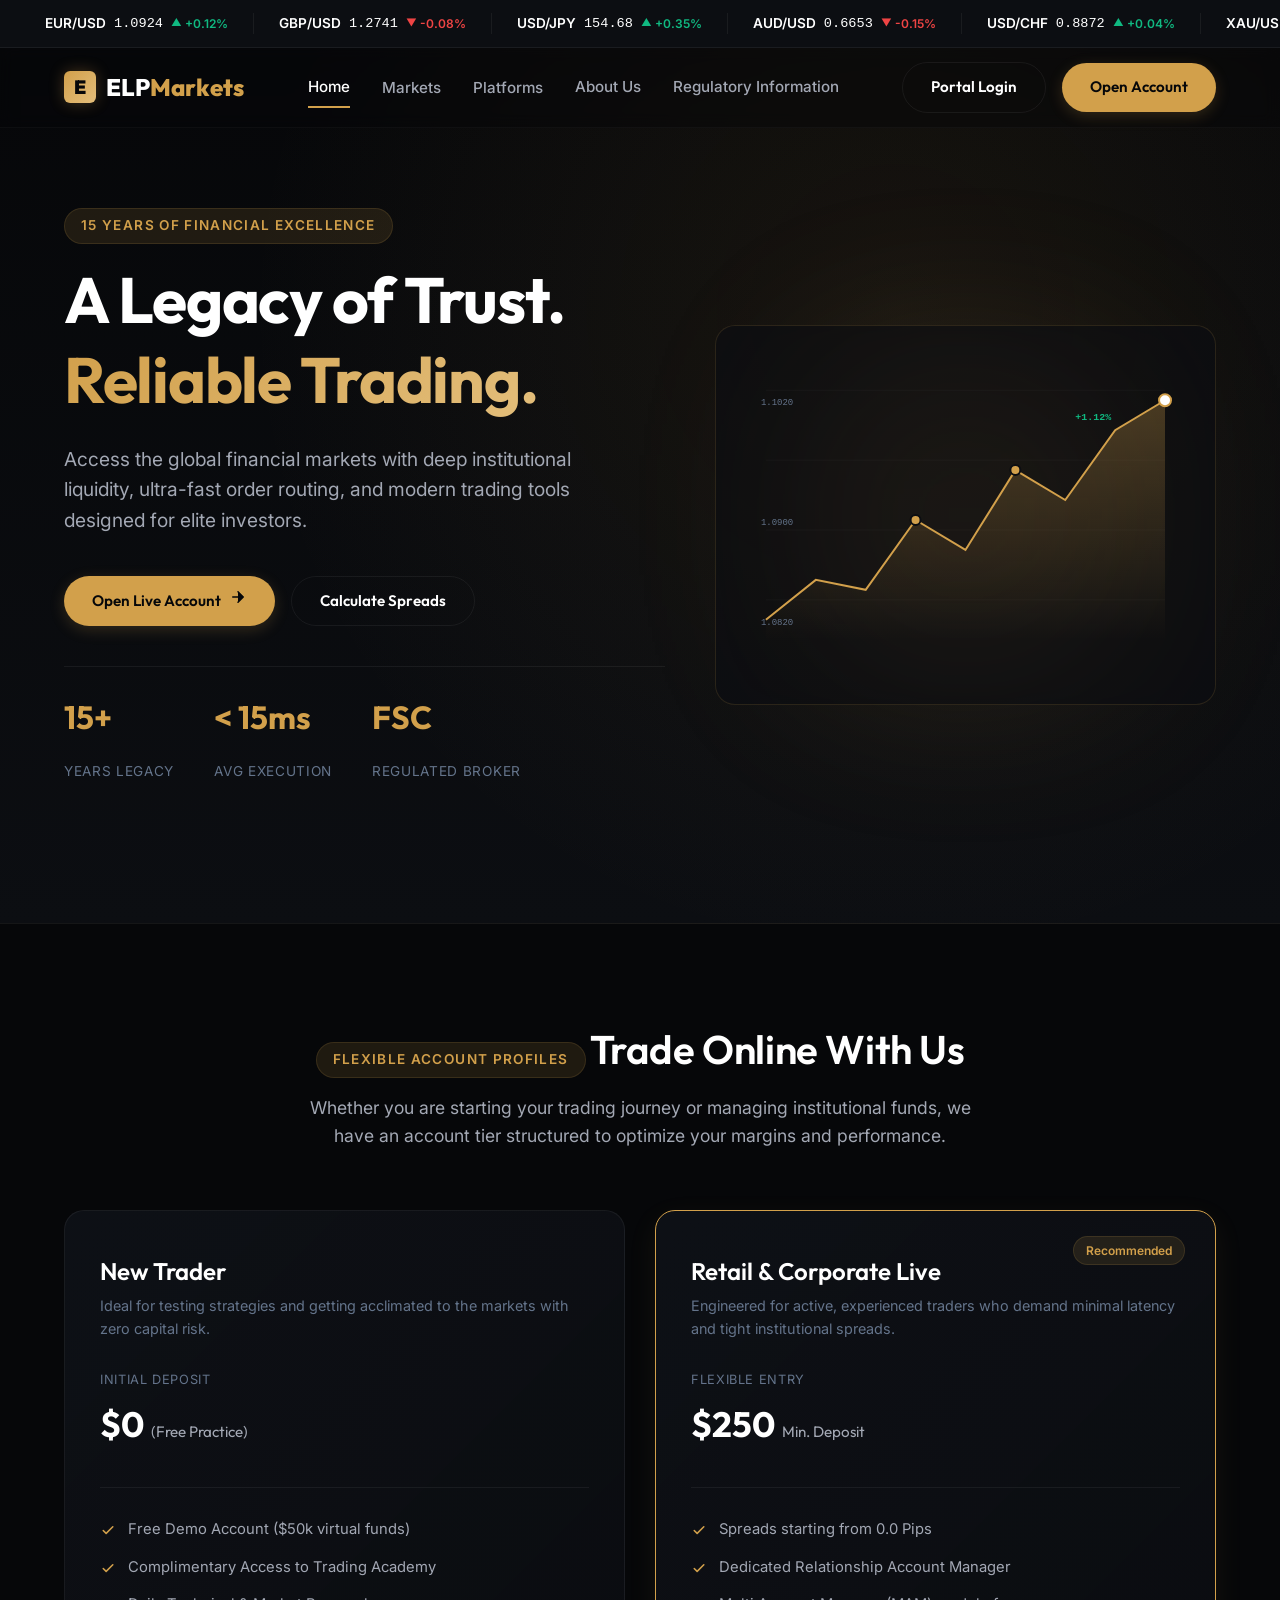
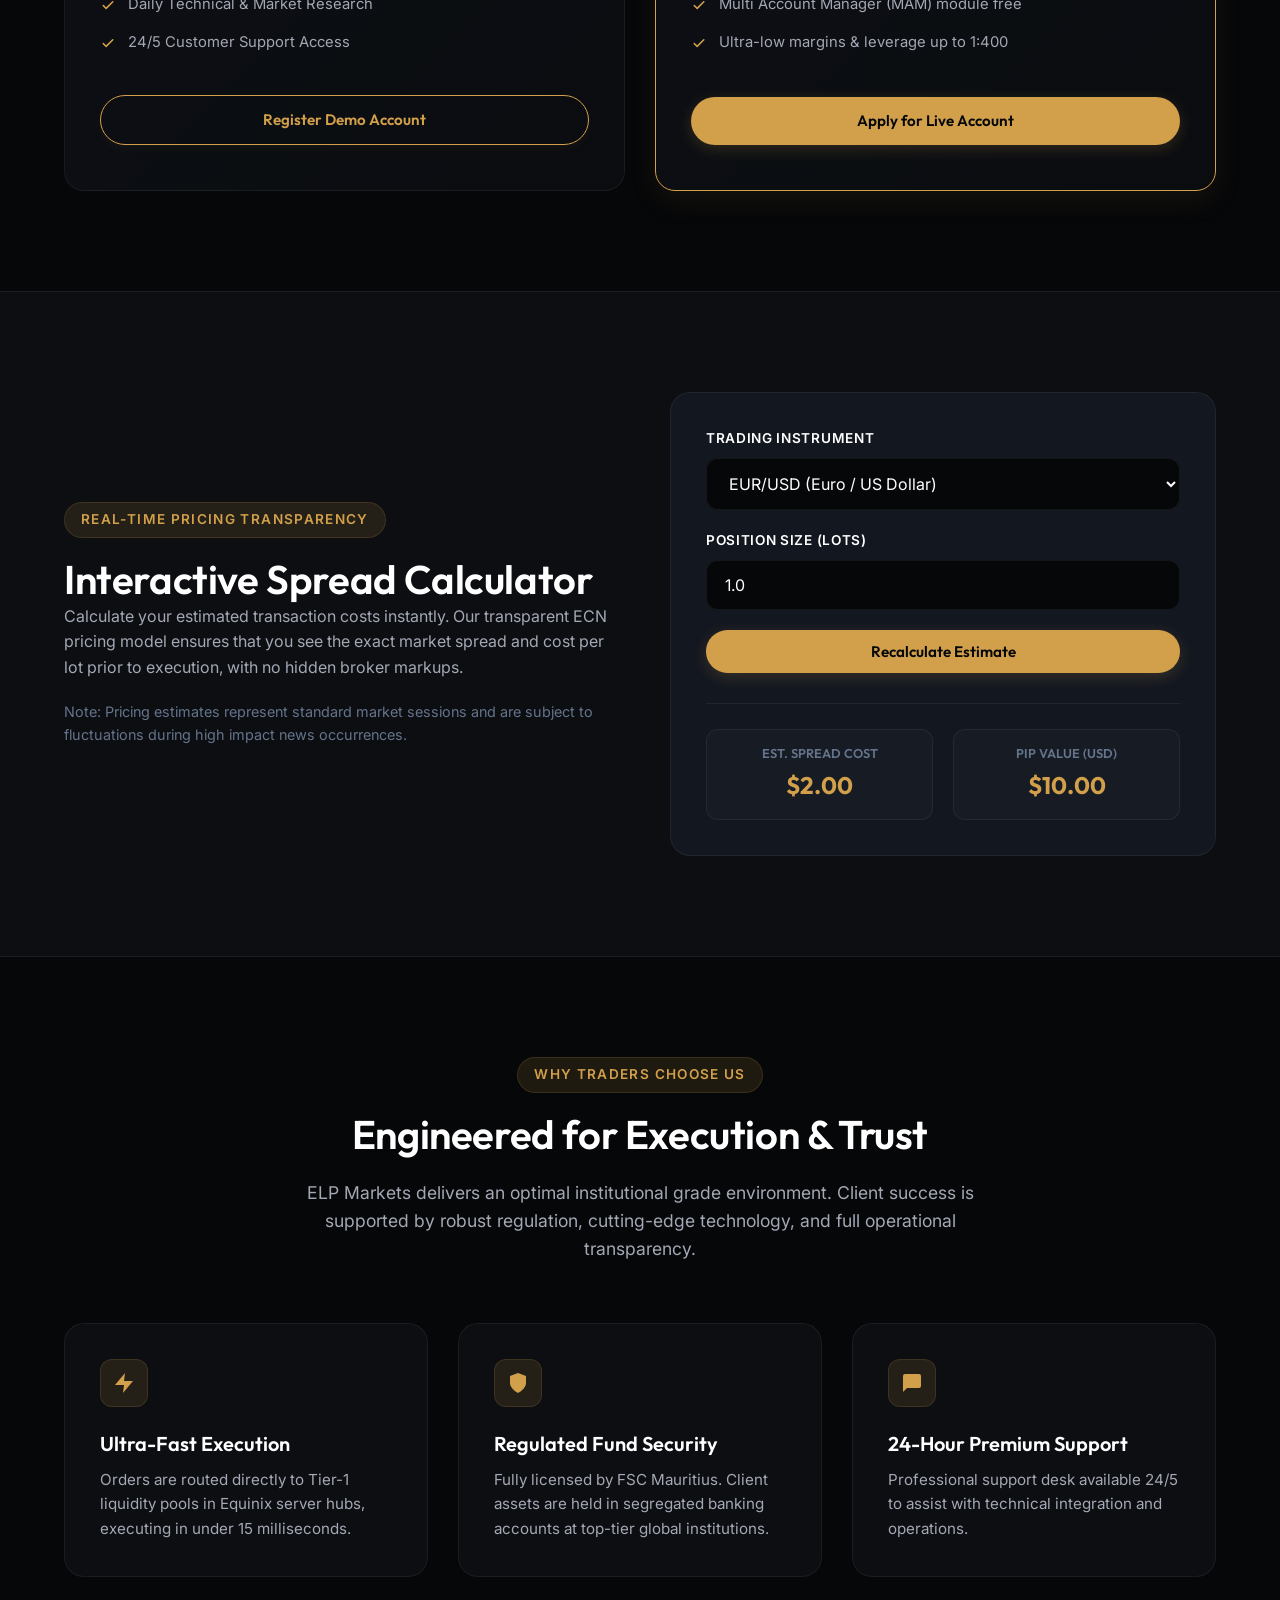
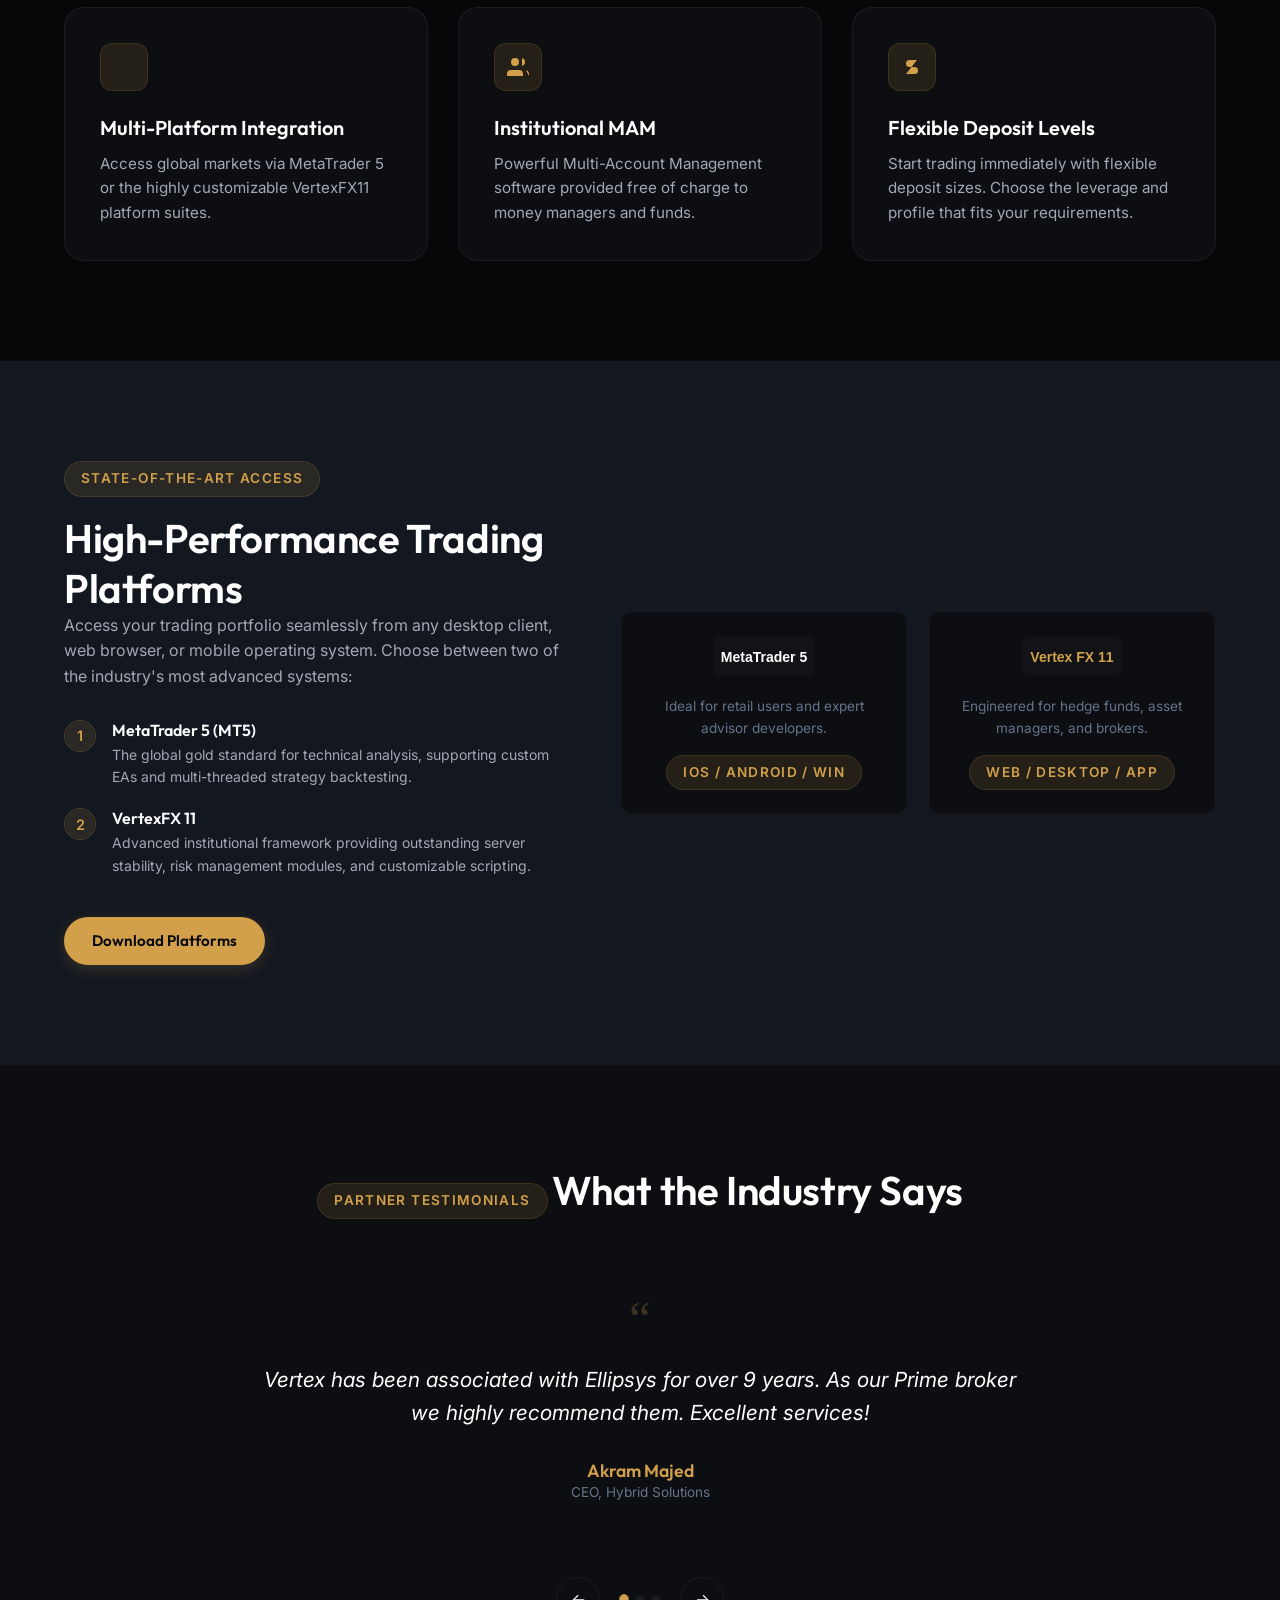
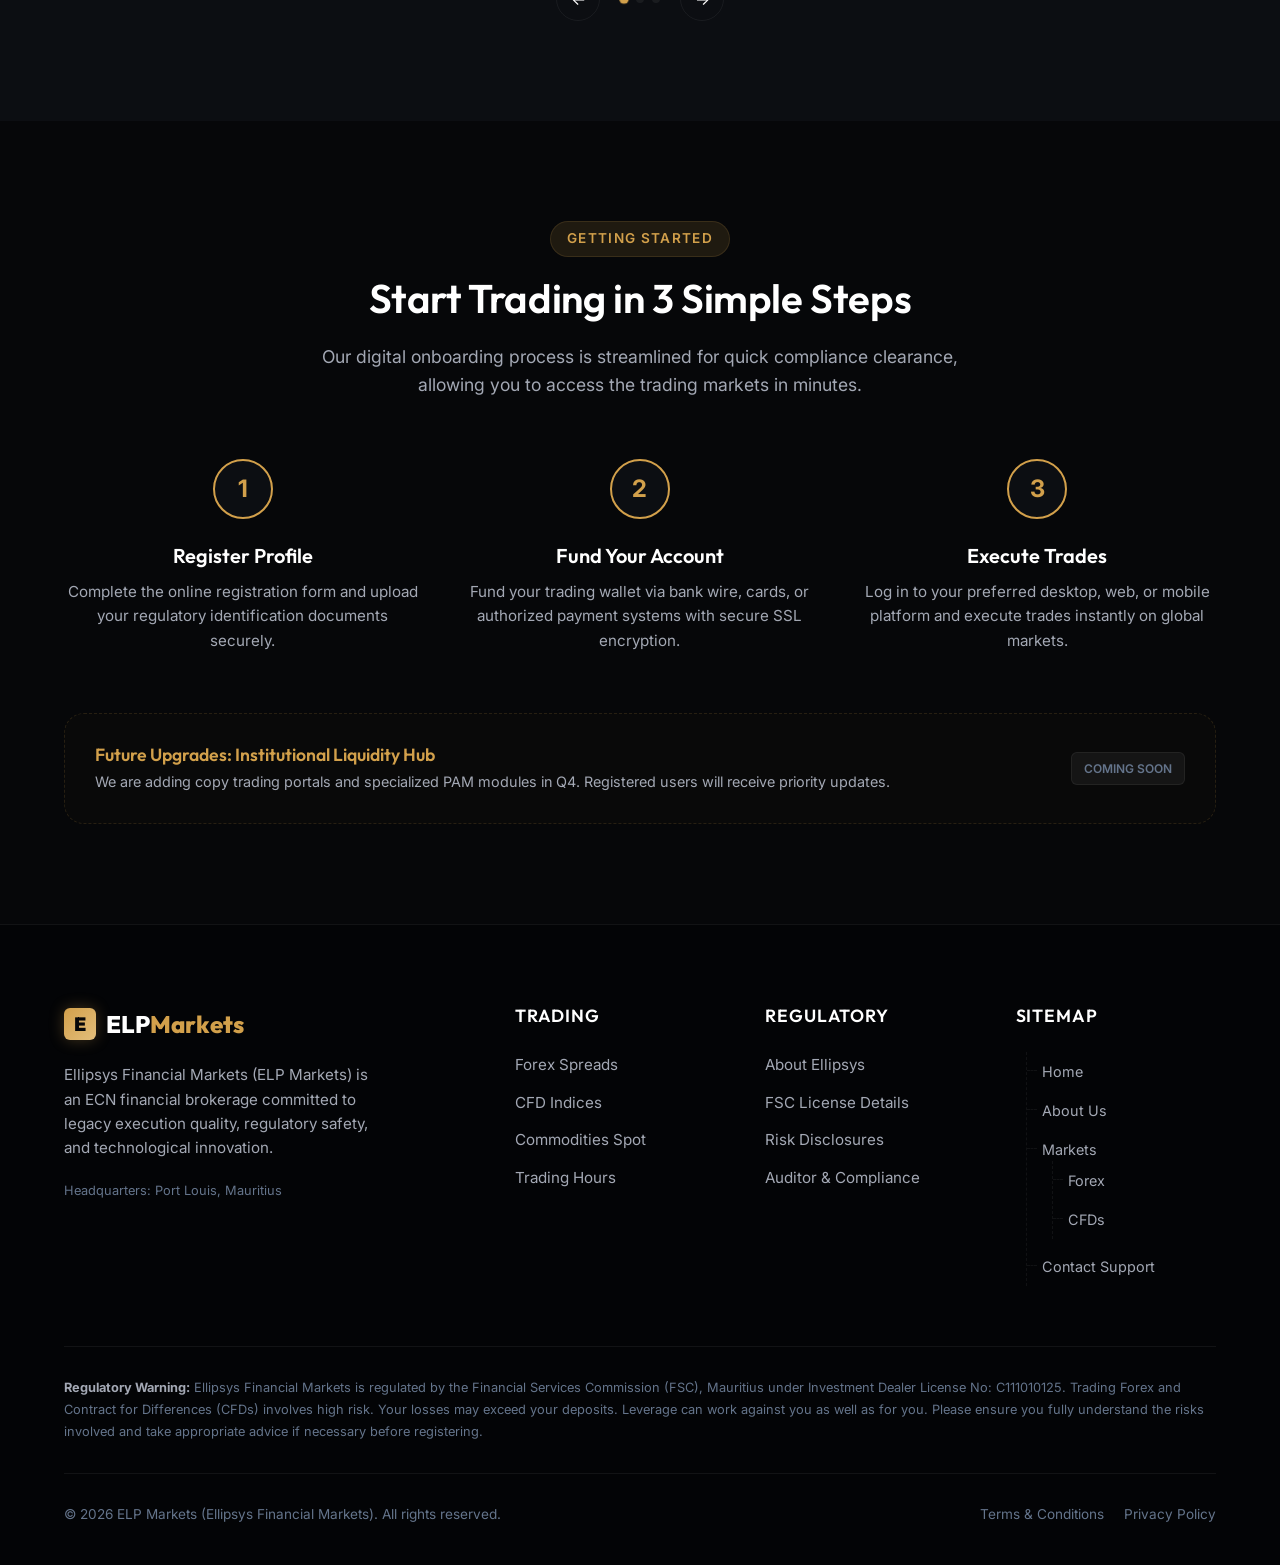
<file: index.html>
<!DOCTYPE html>
<html lang="en-US">
<head>
    <meta charset="UTF-8" />
    <meta name="viewport" content="width=device-width, initial-scale=1.0" />
    <title>ELP Markets | Premium Online Forex & CFD Trading Broker</title>
    <meta name="description" content="Trade Forex, CFDs, Indices, and Commodities with ELP Markets (Ellipsys). Experience 15+ years of financial legacy, ultra-low spreads, and state-of-the-art trading platforms." />
    
    <!-- Meta tags for SEO & Social Media sharing -->
    <meta property="og:locale" content="en_US" />
    <meta property="og:type" content="website" />
    <meta property="og:title" content="ELP Markets | Trusted Online Forex & CFD Trading Platform" />
    <meta property="og:description" content="Join ELP Markets for reliable financial trading. Benefit from FSC Mauritius regulated security, institutional spreads, and fast execution." />
    <meta property="og:url" content="https://www.elpmarkets.com/" />
    <meta property="og:site_name" content="ELP Markets" />
    <meta name="twitter:card" content="summary_large_image" />
    
    <!-- Stylesheets -->
    <link rel="stylesheet" href="theme.css" />
    <style>
        /* Specific page layout & custom hero components */
        .hero {
            position: relative;
            padding: 160px 0 100px 0;
            background: radial-gradient(circle at 70% 30%, rgba(210, 160, 75, 0.08) 0%, transparent 60%),
                        linear-gradient(180deg, #060709 0%, #0c0e12 100%);
            overflow: hidden;
            border-bottom: 1px solid var(--border-light);
        }
        
        .hero-grid {
            display: grid;
            grid-template-columns: 1.2fr 1fr;
            gap: 50px;
            align-items: center;
        }
        
        @media (max-width: 991px) {
            .hero-grid {
                grid-template-columns: 1fr;
                text-align: center;
                gap: 40px;
            }
            .hero-ctas {
                justify-content: center;
            }
        }
        
        .hero-title h1 span {
            background: linear-gradient(135deg, var(--primary) 0%, var(--primary-light) 100%);
            -webkit-background-clip: text;
            -webkit-text-fill-color: transparent;
        }
        
        .hero-title p {
            font-size: 1.2rem;
            color: var(--text-secondary);
            margin: 24px 0 40px 0;
            max-width: 540px;
        }
        
        @media (max-width: 991px) {
            .hero-title p {
                margin-left: auto;
                margin-right: auto;
            }
        }

        .hero-ctas {
            display: flex;
            gap: 16px;
            margin-bottom: 40px;
            flex-wrap: wrap;
        }
        
        .hero-stats {
            display: flex;
            gap: 40px;
            border-top: 1px solid var(--border-light);
            padding-top: 30px;
        }
        
        @media (max-width: 991px) {
            .hero-stats {
                justify-content: center;
            }
        }
        
        .stat-item h3 {
            font-size: 2rem;
            color: var(--primary);
            font-weight: 700;
        }
        
        .stat-item p {
            font-size: 0.85rem;
            color: var(--text-muted);
            text-transform: uppercase;
            letter-spacing: 0.05em;
        }

        /* Abstract Trading Chart SVG Mockup */
        .hero-visual {
            position: relative;
            width: 100%;
            height: 380px;
        }
        
        .chart-glow-bg {
            position: absolute;
            top: 50%;
            left: 50%;
            transform: translate(-50%, -50%);
            width: 300px;
            height: 300px;
            background-color: var(--primary);
            filter: blur(100px);
            opacity: 0.15;
            z-index: 1;
            pointer-events: none;
        }
        
        .chart-svg {
            position: relative;
            z-index: 2;
            width: 100%;
            height: 100%;
            border-radius: var(--radius-lg);
            border: 1px solid var(--border-glow);
            background: rgba(12, 14, 18, 0.7);
            backdrop-filter: blur(10px);
            box-shadow: var(--shadow-lg);
        }

        /* Account Tier Cards */
        .account-tier-grid {
            display: grid;
            grid-template-columns: repeat(auto-fit, minmax(340px, 1fr));
            gap: 30px;
            margin-top: 20px;
        }
        
        .tier-card {
            border: 1px solid var(--border-light);
            border-radius: var(--radius-lg);
            padding: 45px 35px;
            background: linear-gradient(135deg, rgba(22, 26, 35, 0.5) 0%, rgba(12, 14, 18, 0.8) 100%);
            position: relative;
            transition: var(--transition-normal);
            display: flex;
            flex-direction: column;
            justify-content: space-between;
        }
        
        .tier-card.featured {
            border-color: var(--primary);
            box-shadow: 0 10px 30px rgba(210, 160, 75, 0.08);
        }
        
        .tier-card:hover {
            transform: translateY(-8px);
            border-color: var(--primary);
            box-shadow: 0 15px 40px rgba(0, 0, 0, 0.5), var(--shadow-glow);
        }
        
        .tier-badge {
            position: absolute;
            top: 25px;
            right: 30px;
            padding: 4px 12px;
            background-color: var(--primary-glow);
            border: 1px solid var(--border-glow);
            color: var(--primary);
            border-radius: var(--radius-xl);
            font-size: 0.75rem;
            font-weight: 600;
        }
        
        .tier-title h3 {
            font-size: 1.5rem;
            margin-bottom: 8px;
        }
        
        .tier-desc {
            font-size: 0.9rem;
            color: var(--text-muted);
            margin-bottom: 30px;
        }
        
        .tier-price-wrap {
            margin-bottom: 35px;
        }
        
        .tier-price-label {
            font-size: 0.8rem;
            text-transform: uppercase;
            letter-spacing: 0.05em;
            color: var(--text-muted);
        }
        
        .tier-price {
            font-size: 2.2rem;
            font-weight: 700;
            color: var(--text-primary);
            font-family: var(--font-heading);
            margin-top: 5px;
        }
        
        .tier-price span {
            font-size: 0.95rem;
            font-weight: 400;
            color: var(--text-secondary);
        }
        
        .tier-features {
            border-top: 1px solid var(--border-light);
            padding-top: 30px;
            margin-bottom: 40px;
            flex-grow: 1;
        }
        
        .tier-features li {
            margin-bottom: 14px;
            display: flex;
            align-items: center;
            gap: 12px;
            font-size: 0.925rem;
            color: var(--text-secondary);
        }
        
        .tier-features li svg {
            width: 16px;
            height: 16px;
            fill: var(--primary);
            flex-shrink: 0;
        }

        /* Interactive Calculator Component */
        .calc-section {
            background-color: var(--bg-secondary);
            border-top: 1px solid var(--border-light);
            border-bottom: 1px solid var(--border-light);
        }

        .calc-wrapper {
            display: grid;
            grid-template-columns: 1fr 1fr;
            gap: 60px;
            align-items: center;
        }
        
        @media (max-width: 991px) {
            .calc-wrapper {
                grid-template-columns: 1fr;
                gap: 40px;
            }
        }
        
        .calc-card {
            background-color: var(--bg-tertiary);
            border: 1px solid var(--border-light);
            border-radius: var(--radius-lg);
            padding: 35px;
        }
        
        .calc-form {
            display: flex;
            flex-direction: column;
            gap: 20px;
            margin-bottom: 30px;
        }
        
        .form-group {
            display: flex;
            flex-direction: column;
            gap: 8px;
        }
        
        .form-group label {
            font-size: 0.85rem;
            font-weight: 600;
            color: var(--text-primary);
            text-transform: uppercase;
            letter-spacing: 0.05em;
        }
        
        .form-control {
            background-color: var(--bg-primary);
            border: 1px solid var(--border-light);
            border-radius: var(--radius-md);
            padding: 14px 18px;
            color: var(--text-primary);
            font-size: 1rem;
            transition: var(--transition-fast);
        }
        
        .form-control:focus {
            border-color: var(--primary);
            box-shadow: 0 0 10px var(--primary-glow);
        }
        
        .calc-results {
            display: grid;
            grid-template-columns: 1fr 1fr;
            gap: 20px;
            border-top: 1px solid var(--border-light);
            padding-top: 25px;
        }
        
        .result-box {
            text-align: center;
            background-color: rgba(255,255,255,0.02);
            border: 1px solid var(--border-light);
            border-radius: var(--radius-md);
            padding: 15px;
        }
        
        .result-box h4 {
            font-size: 0.8rem;
            color: var(--text-muted);
            text-transform: uppercase;
            margin-bottom: 5px;
        }
        
        .result-value {
            font-size: 1.5rem;
            font-weight: 700;
            color: var(--primary);
            font-family: var(--font-heading);
            transition: opacity 0.2s;
        }

        /* Features (Why Choose Us) Grid */
        .feature-item {
            text-align: left;
            padding: 35px;
            border-radius: var(--radius-lg);
            background-color: var(--bg-secondary);
            border: 1px solid var(--border-light);
            transition: var(--transition-normal);
        }
        
        .feature-item:hover {
            transform: translateY(-5px);
            border-color: var(--primary-glow-strong);
            box-shadow: var(--shadow-md);
        }
        
        .feature-icon-wrap {
            width: 48px;
            height: 48px;
            background-color: var(--primary-glow);
            border: 1px solid var(--border-glow);
            border-radius: var(--radius-md);
            display: flex;
            align-items: center;
            justify-content: center;
            margin-bottom: 24px;
            color: var(--primary);
        }
        
        .feature-icon-wrap svg {
            width: 24px;
            height: 24px;
            fill: currentColor;
        }
        
        .feature-item h3 {
            font-size: 1.25rem;
            margin-bottom: 12px;
        }
        
        .feature-item p {
            font-size: 0.95rem;
            color: var(--text-secondary);
            line-height: 1.6;
        }

        /* Platform comparisons section */
        .platforms-section {
            background-color: var(--bg-tertiary);
        }
        
        .platforms-grid {
            display: grid;
            grid-template-columns: 1fr 1.2fr;
            gap: 60px;
            align-items: center;
        }
        
        @media (max-width: 991px) {
            .platforms-grid {
                grid-template-columns: 1fr;
                gap: 40px;
            }
        }
        
        .platforms-list {
            display: flex;
            flex-direction: column;
            gap: 20px;
            margin: 30px 0 40px 0;
        }
        
        .platform-bullet {
            display: flex;
            gap: 16px;
        }
        
        .bullet-number {
            width: 32px;
            height: 32px;
            background-color: var(--primary-glow);
            border: 1px solid var(--border-glow);
            border-radius: 50%;
            display: flex;
            align-items: center;
            justify-content: center;
            color: var(--primary);
            font-weight: 600;
            font-size: 0.9rem;
            flex-shrink: 0;
        }
        
        .bullet-content h4 {
            font-size: 1rem;
            margin-bottom: 4px;
        }
        
        .bullet-content p {
            font-size: 0.875rem;
            color: var(--text-secondary);
        }

        .platform-mockups {
            display: grid;
            grid-template-columns: 1fr 1fr;
            gap: 20px;
        }
        
        .mockup-card {
            background-color: var(--bg-secondary);
            border: 1px solid var(--border-light);
            border-radius: var(--radius-md);
            padding: 24px;
            text-align: center;
            transition: var(--transition-normal);
        }
        
        .mockup-card:hover {
            border-color: var(--primary);
            transform: scale(1.02);
        }
        
        .mockup-logo {
            height: 40px;
            margin: 0 auto 20px auto;
            display: flex;
            align-items: center;
            justify-content: center;
        }
        
        .mockup-logo svg {
            height: 100%;
            max-width: 100%;
        }

        /* Testimonials carousel container */
        .testimonial-slider {
            position: relative;
            overflow: hidden;
            width: 100%;
            margin: 0 auto;
            max-width: 800px;
        }
        
        .testimonial-slider-track {
            display: flex;
            transition: transform var(--transition-normal);
            will-change: transform;
        }
        
        .testimonial-slide {
            min-width: 100%;
            padding: 0 20px;
            box-sizing: border-box;
            text-align: center;
        }
        
        .quote-icon {
            font-size: 3rem;
            color: var(--primary-glow-strong);
            font-family: Georgia, serif;
            line-height: 1;
            margin-bottom: 20px;
        }
        
        .testimonial-text {
            font-size: 1.3rem;
            font-style: italic;
            color: var(--text-primary);
            line-height: 1.6;
            margin-bottom: 30px;
        }
        
        .testimonial-author h4 {
            font-size: 1.1rem;
            color: var(--primary);
        }
        
        .testimonial-author p {
            font-size: 0.85rem;
            color: var(--text-muted);
        }
        
        .slider-controls {
            display: flex;
            justify-content: center;
            align-items: center;
            gap: 20px;
            margin-top: 40px;
        }
        
        .slider-btn {
            width: 44px;
            height: 44px;
            border-radius: 50%;
            border: 1px solid var(--border-light);
            display: flex;
            align-items: center;
            justify-content: center;
            color: var(--text-primary);
            cursor: pointer;
            transition: var(--transition-fast);
        }
        
        .slider-btn:hover {
            border-color: var(--primary);
            background-color: var(--primary-glow);
            color: var(--primary);
        }
        
        .slider-dots {
            display: flex;
            gap: 8px;
        }
        
        .slider-dot {
            width: 8px;
            height: 8px;
            border-radius: 50%;
            background-color: var(--border-light);
            cursor: pointer;
            transition: var(--transition-fast);
        }
        
        .slider-dot.active {
            background-color: var(--primary);
            transform: scale(1.2);
        }

        /* 3-Steps Flow */
        .steps-grid {
            display: grid;
            grid-template-columns: repeat(auto-fit, minmax(280px, 1fr));
            gap: 40px;
            position: relative;
        }
        
        .step-item {
            text-align: center;
            position: relative;
        }
        
        .step-number {
            width: 60px;
            height: 60px;
            background-color: var(--bg-secondary);
            border: 2px solid var(--primary);
            border-radius: 50%;
            display: flex;
            align-items: center;
            justify-content: center;
            margin: 0 auto 24px auto;
            font-size: 1.5rem;
            font-weight: 700;
            color: var(--primary);
            box-shadow: var(--shadow-glow);
        }
        
        .step-item h3 {
            font-size: 1.25rem;
            margin-bottom: 12px;
        }
        
        .step-item p {
            font-size: 0.95rem;
            color: var(--text-secondary);
        }

        /* Future Hook Sections */
        .future-hook-card {
            border: 1px dashed var(--border-glow);
            background: rgba(210, 160, 75, 0.02);
            border-radius: var(--radius-lg);
            padding: 30px;
            display: flex;
            align-items: center;
            justify-content: space-between;
            margin-top: 60px;
            flex-wrap: wrap;
            gap: 20px;
        }
        
        .future-hook-content h4 {
            font-size: 1.1rem;
            color: var(--primary);
            margin-bottom: 4px;
        }
        
        .future-hook-content p {
            font-size: 0.9rem;
            color: var(--text-secondary);
        }
        
        .future-hook-tag {
            padding: 6px 12px;
            background-color: rgba(255,255,255,0.05);
            border: 1px solid var(--border-light);
            border-radius: var(--radius-sm);
            font-size: 0.75rem;
            font-weight: 600;
            color: var(--text-muted);
            text-transform: uppercase;
        }
    </style>
</head>
<body>

    <!-- Accessibilty Skip Link -->
    <a href="#main-content" class="btn" style="position: absolute; left: -9999px; top: auto; width: 1px; height: 1px; overflow: hidden; z-index: 99999; background: var(--primary); color: var(--bg-primary); padding: 10px; text-align: center;" onfocus="this.style.position='fixed'; this.style.left='10px'; this.style.top='10px'; this.style.width='auto'; this.style.height='auto';">Skip to main content</a>

    <!-- Scrolling Ticker Tape -->
    <section class="ticker-tape-container" aria-label="Live Market Rates">
        <div class="ticker-tape-wrapper">
            <div class="ticker-scroll">
                <!-- Ticker items dynamically injected by app.js -->
            </div>
        </div>
    </section>

    <!-- Header Navigation -->
    <header class="header" role="banner">
        <div class="container flex-between">
            <a href="index.html" class="logo" aria-label="ELP Markets Home">
                <div class="logo-symbol">E</div>
                <div class="logo-text">ELP<span>Markets</span></div>
            </a>
            
            <nav class="nav-menu" role="navigation" aria-label="Main Navigation">
                <a href="index.html" class="nav-link active">Home</a>
                <div class="nav-item-dropdown">
                    <a href="#" class="nav-link" aria-haspopup="true" aria-expanded="false">Markets</a>
                    <div class="dropdown-menu">
                        <a href="#" class="dropdown-item">Forex Trading</a>
                        <a href="#" class="dropdown-item">CFD Indices</a>
                        <a href="#" class="dropdown-item">Commodities</a>
                        <a href="#" class="dropdown-item">Futures Markets</a>
                    </div>
                </div>
                <div class="nav-item-dropdown">
                    <a href="#" class="nav-link" aria-haspopup="true" aria-expanded="false">Platforms</a>
                    <div class="dropdown-menu">
                        <a href="#" class="dropdown-item">MetaTrader 5</a>
                        <a href="#" class="dropdown-item">Vertex FX 11</a>
                        <a href="#" class="dropdown-item">Zen Trader Web</a>
                    </div>
                </div>
                <a href="about.html" class="nav-link">About Us</a>
                <a href="compliance.html" class="nav-link">Regulatory Information</a>
            </nav>
            
            <div class="header-ctas">
                <a href="portal.html" class="btn btn-secondary btn-sm" aria-label="Login to Client Portal">Portal Login</a>
                <a href="register.html" class="btn btn-primary btn-sm" aria-label="Open a Live Account">Open Account</a>
            </div>
            
            <button class="mobile-nav-toggle" aria-label="Open mobile menu" aria-controls="mobile-nav-menu" aria-expanded="false">
                <span></span>
                <span></span>
                <span></span>
            </button>
        </div>
    </header>

    <!-- Mobile Panel Navigation -->
    <div id="mobile-nav-menu" class="mobile-nav" aria-label="Mobile Navigation">
        <button class="mobile-nav-close" aria-label="Close mobile menu">&times;</button>
        <nav class="mobile-menu">
            <a href="index.html" class="mobile-link active">Home</a>
            <a href="#" class="mobile-link">Forex & CFDs</a>
            <a href="#" class="mobile-link">Trading Platforms</a>
            <a href="about.html" class="mobile-link">About Us</a>
            <a href="compliance.html" class="mobile-link">Regulations</a>
        </nav>
        <div class="mobile-ctas">
            <a href="portal.html" class="btn btn-secondary">Portal Login</a>
            <a href="register.html" class="btn btn-primary">Open Account</a>
        </div>
    </div>
    <div class="overlay"></div>

    <!-- Main Content Area -->
    <main id="main-content" role="main">
        
        <!-- Hero Section -->
        <section class="hero">
            <div class="container">
                <div class="hero-grid">
                    <div class="hero-title animate-on-scroll">
                        <span class="badge">15 Years of Financial Excellence</span>
                        <h1>A Legacy of Trust.<br><span>Reliable Trading.</span></h1>
                        <p>Access the global financial markets with deep institutional liquidity, ultra-fast order routing, and modern trading tools designed for elite investors.</p>
                        <div class="hero-ctas">
                            <a href="#accounts" class="btn btn-primary">
                                Open Live Account
                                <span class="btn-icon">
                                    <svg viewBox="0 0 24 24"><path d="M5 12h14M12 5l7 7-7 7" stroke="currentColor" stroke-width="2" stroke-linecap="round" stroke-linejoin="round"/></svg>
                                </span>
                            </a>
                            <a href="#calculator" class="btn btn-secondary">Calculate Spreads</a>
                        </div>
                        <div class="hero-stats">
                            <div class="stat-item">
                                <h3>15+</h3>
                                <p>Years Legacy</p>
                            </div>
                            <div class="stat-item">
                                <h3>&lt; 15ms</h3>
                                <p>Avg Execution</p>
                            </div>
                            <div class="stat-item">
                                <h3>FSC</h3>
                                <p>Regulated Broker</p>
                            </div>
                        </div>
                    </div>
                    
                    <div class="hero-visual animate-on-scroll delay-200">
                        <div class="chart-glow-bg"></div>
                        <!-- Abstract financial SVG chart to avoid empty slots/placeholders -->
                        <svg class="chart-svg" viewBox="0 0 500 350" aria-label="ELP Markets abstract market chart visualization">
                            <defs>
                                <linearGradient id="chartGradient" x1="0" y1="0" x2="0" y2="1">
                                    <stop offset="0%" stop-color="#d2a04b" stop-opacity="0.3"/>
                                    <stop offset="100%" stop-color="#d2a04b" stop-opacity="0.0"/>
                                </linearGradient>
                            </defs>
                            <!-- Grid lines -->
                            <line x1="50" y1="50" x2="450" y2="50" stroke="rgba(255,255,255,0.03)" stroke-width="1" />
                            <line x1="50" y1="120" x2="450" y2="120" stroke="rgba(255,255,255,0.03)" stroke-width="1" />
                            <line x1="50" y1="190" x2="450" y2="190" stroke="rgba(255,255,255,0.03)" stroke-width="1" />
                            <line x1="50" y1="260" x2="450" y2="260" stroke="rgba(255,255,255,0.03)" stroke-width="1" />
                            
                            <!-- Graph Filled Path -->
                            <path d="M 50 280 L 100 240 L 150 250 L 200 180 L 250 210 L 300 130 L 350 160 L 400 90 L 450 60 L 450 300 L 50 300 Z" fill="url(#chartGradient)" />
                            
                            <!-- Graph Outline -->
                            <path d="M 50 280 L 100 240 L 150 250 L 200 180 L 250 210 L 300 130 L 350 160 L 400 90 L 450 60" fill="none" stroke="#d2a04b" stroke-width="2" />
                            
                            <!-- Interactive dots -->
                            <circle cx="200" cy="180" r="5" fill="#d2a04b" stroke="#0c0e12" stroke-width="2" />
                            <circle cx="300" cy="130" r="5" fill="#d2a04b" stroke="#0c0e12" stroke-width="2" />
                            <circle cx="450" cy="60" r="6" fill="#fff" stroke="#d2a04b" stroke-width="2" />
                            
                            <!-- Text/Labels -->
                            <text x="45" y="285" fill="#64748b" font-size="9" font-family="monospace">1.0820</text>
                            <text x="45" y="185" fill="#64748b" font-size="9" font-family="monospace">1.0900</text>
                            <text x="45" y="65" fill="#64748b" font-size="9" font-family="monospace">1.1020</text>
                            <text x="360" y="80" fill="#10b981" font-size="10" font-weight="600" font-family="monospace">+1.12%</text>
                        </svg>
                    </div>
                </div>
            </div>
        </section>

        <!-- Trade Online Section (Account Tiers) -->
        <section id="accounts" class="section">
            <div class="container">
                <div class="section-header animate-on-scroll">
                    <span class="badge">Flexible Account Profiles</span>
                    <h2>Trade Online With Us</h2>
                    <p>Whether you are starting your trading journey or managing institutional funds, we have an account tier structured to optimize your margins and performance.</p>
                </div>
                
                <div class="account-tier-grid">
                    <!-- Demo Account -->
                    <div class="tier-card animate-on-scroll">
                        <div>
                            <div class="tier-title">
                                <h3>New Trader</h3>
                                <p class="tier-desc">Ideal for testing strategies and getting acclimated to the markets with zero capital risk.</p>
                            </div>
                            <div class="tier-price-wrap">
                                <div class="tier-price-label">Initial Deposit</div>
                                <div class="tier-price">$0 <span>(Free Practice)</span></div>
                            </div>
                            <ul class="tier-features" role="list">
                                <li>
                                    <svg viewBox="0 0 20 20"><path d="M16.7 5.3a1 1 0 0 1 0 1.4L8.4 15a1 1 0 0 1-1.4 0l-3.7-3.7a1 1 0 0 1 1.4-1.4l3 3 7.6-7.6a1 1 0 0 1 1.4 0z"/></svg>
                                    Free Demo Account ($50k virtual funds)
                                </li>
                                <li>
                                    <svg viewBox="0 0 20 20"><path d="M16.7 5.3a1 1 0 0 1 0 1.4L8.4 15a1 1 0 0 1-1.4 0l-3.7-3.7a1 1 0 0 1 1.4-1.4l3 3 7.6-7.6a1 1 0 0 1 1.4 0z"/></svg>
                                    Complimentary Access to Trading Academy
                                </li>
                                <li>
                                    <svg viewBox="0 0 20 20"><path d="M16.7 5.3a1 1 0 0 1 0 1.4L8.4 15a1 1 0 0 1-1.4 0l-3.7-3.7a1 1 0 0 1 1.4-1.4l3 3 7.6-7.6a1 1 0 0 1 1.4 0z"/></svg>
                                    Daily Technical & Market Research
                                </li>
                                <li>
                                    <svg viewBox="0 0 20 20"><path d="M16.7 5.3a1 1 0 0 1 0 1.4L8.4 15a1 1 0 0 1-1.4 0l-3.7-3.7a1 1 0 0 1 1.4-1.4l3 3 7.6-7.6a1 1 0 0 1 1.4 0z"/></svg>
                                    24/5 Customer Support Access
                                </li>
                            </ul>
                        </div>
                        <a href="register.html" class="btn btn-outline" aria-label="Open a free demo trading account">Register Demo Account</a>
                    </div>
                    
                    <!-- Live Account -->
                    <div class="tier-card featured animate-on-scroll delay-150">
                        <span class="tier-badge">Recommended</span>
                        <div>
                            <div class="tier-title">
                                <h3>Retail & Corporate Live</h3>
                                <p class="tier-desc">Engineered for active, experienced traders who demand minimal latency and tight institutional spreads.</p>
                            </div>
                            <div class="tier-price-wrap">
                                <div class="tier-price-label">Flexible Entry</div>
                                <div class="tier-price">$250 <span>Min. Deposit</span></div>
                            </div>
                            <ul class="tier-features" role="list">
                                <li>
                                    <svg viewBox="0 0 20 20"><path d="M16.7 5.3a1 1 0 0 1 0 1.4L8.4 15a1 1 0 0 1-1.4 0l-3.7-3.7a1 1 0 0 1 1.4-1.4l3 3 7.6-7.6a1 1 0 0 1 1.4 0z"/></svg>
                                    Spreads starting from 0.0 Pips
                                </li>
                                <li>
                                    <svg viewBox="0 0 20 20"><path d="M16.7 5.3a1 1 0 0 1 0 1.4L8.4 15a1 1 0 0 1-1.4 0l-3.7-3.7a1 1 0 0 1 1.4-1.4l3 3 7.6-7.6a1 1 0 0 1 1.4 0z"/></svg>
                                    Dedicated Relationship Account Manager
                                </li>
                                <li>
                                    <svg viewBox="0 0 20 20"><path d="M16.7 5.3a1 1 0 0 1 0 1.4L8.4 15a1 1 0 0 1-1.4 0l-3.7-3.7a1 1 0 0 1 1.4-1.4l3 3 7.6-7.6a1 1 0 0 1 1.4 0z"/></svg>
                                    Multi Account Manager (MAM) module free
                                </li>
                                <li>
                                    <svg viewBox="0 0 20 20"><path d="M16.7 5.3a1 1 0 0 1 0 1.4L8.4 15a1 1 0 0 1-1.4 0l-3.7-3.7a1 1 0 0 1 1.4-1.4l3 3 7.6-7.6a1 1 0 0 1 1.4 0z"/></svg>
                                    Ultra-low margins & leverage up to 1:400
                                </li>
                            </ul>
                        </div>
                        <a href="register.html" class="btn btn-primary" aria-label="Open a live corporate or retail trading account">Apply for Live Account</a>
                    </div>
                </div>
            </div>
        </section>

        <!-- Dynamic Trading Calculator Section -->
        <section id="calculator" class="section calc-section">
            <div class="container">
                <div class="calc-wrapper">
                    <div class="animate-on-scroll">
                        <span class="badge">Real-Time Pricing transparency</span>
                        <h2>Interactive Spread Calculator</h2>
                        <p>Calculate your estimated transaction costs instantly. Our transparent ECN pricing model ensures that you see the exact market spread and cost per lot prior to execution, with no hidden broker markups.</p>
                        <p style="margin-top: 20px; font-size: 0.9rem; color: var(--text-muted);">Note: Pricing estimates represent standard market sessions and are subject to fluctuations during high impact news occurrences.</p>
                    </div>
                    
                    <div class="calc-card animate-on-scroll delay-200">
                        <div class="calc-form">
                            <div class="form-group">
                                <label for="calc-instrument">Trading Instrument</label>
                                <select id="calc-instrument" class="form-control">
                                    <option value="eurusd">EUR/USD (Euro / US Dollar)</option>
                                    <option value="gbpusd">GBP/USD (Great British Pound / US Dollar)</option>
                                    <option value="usdjpy">USD/JPY (US Dollar / Japanese Yen)</option>
                                    <option value="xauusd">XAU/USD (Gold Spot)</option>
                                    <option value="xagusd">XAG/USD (Silver Spot)</option>
                                    <option value="spx500">S&amp;P 500 Index</option>
                                </select>
                            </div>
                            
                            <div class="form-group">
                                <label for="calc-lots">Position Size (Lots)</label>
                                <input type="number" id="calc-lots" class="form-control" value="1.0" min="0.01" step="0.1" />
                            </div>
                            
                            <button id="calc-trigger" class="btn btn-primary" style="width: 100%;">Recalculate Estimate</button>
                        </div>
                        
                        <div class="calc-results">
                            <div class="result-box">
                                <h4>Est. Spread Cost</h4>
                                <div id="calc-result-spread" class="result-value">$0.00</div>
                            </div>
                            <div class="result-box">
                                <h4>Pip Value (USD)</h4>
                                <div id="calc-result-pip" class="result-value">$0.00</div>
                            </div>
                        </div>
                    </div>
                </div>
            </div>
        </section>

        <!-- Why Choose Us Section -->
        <section class="section">
            <div class="container">
                <div class="section-header animate-on-scroll">
                    <span class="badge">Why Traders Choose Us</span>
                    <h2>Engineered for Execution & Trust</h2>
                    <p>ELP Markets delivers an optimal institutional grade environment. Client success is supported by robust regulation, cutting-edge technology, and full operational transparency.</p>
                </div>
                
                <div class="grid-3">
                    <!-- Feature 1 -->
                    <div class="feature-item animate-on-scroll">
                        <div class="feature-icon-wrap">
                            <svg viewBox="0 0 24 24"><path d="M13 2L3 14h9l-1 8 10-12h-9l1-8z"/></svg>
                        </div>
                        <h3>Ultra-Fast Execution</h3>
                        <p>Orders are routed directly to Tier-1 liquidity pools in Equinix server hubs, executing in under 15 milliseconds.</p>
                    </div>
                    
                    <!-- Feature 2 -->
                    <div class="feature-item animate-on-scroll delay-100">
                        <div class="feature-icon-wrap">
                            <svg viewBox="0 0 24 24"><path d="M12 22s8-4 8-10V5l-8-3-8 3v7c0 6 8 10 8 10z"/></svg>
                        </div>
                        <h3>Regulated Fund Security</h3>
                        <p>Fully licensed by FSC Mauritius. Client assets are held in segregated banking accounts at top-tier global institutions.</p>
                    </div>
                    
                    <!-- Feature 3 -->
                    <div class="feature-item animate-on-scroll delay-200">
                        <div class="feature-icon-wrap">
                            <svg viewBox="0 0 24 24"><path d="M21 15a2 2 0 01-2 2H7l-4 4V5a2 2 0 012-2h14a2 2 0 012 2z"/></svg>
                        </div>
                        <h3>24-Hour Premium Support</h3>
                        <p>Professional support desk available 24/5 to assist with technical integration and operations.</p>
                    </div>
                    
                    <!-- Feature 4 -->
                    <div class="feature-item animate-on-scroll">
                        <div class="feature-icon-wrap">
                            <svg viewBox="0 0 24 24"><path d="M4 6h16M4 12h16M4 18h16"/></svg>
                        </div>
                        <h3>Multi-Platform Integration</h3>
                        <p>Access global markets via MetaTrader 5 or the highly customizable VertexFX11 platform suites.</p>
                    </div>
                    
                    <!-- Feature 5 -->
                    <div class="feature-item animate-on-scroll delay-100">
                        <div class="feature-icon-wrap">
                            <svg viewBox="0 0 24 24"><path d="M17 21v-2a4 4 0 00-4-4H5a4 4 0 00-4 4v2M9 11a4 4 0 100-8 4 4 0 000 8zm14 10v-2a4 4 0 00-3-3.87m-4-12a4 4 0 010 7.75"/></svg>
                        </div>
                        <h3>Institutional MAM</h3>
                        <p>Powerful Multi-Account Management software provided free of charge to money managers and funds.</p>
                    </div>
                    
                    <!-- Feature 6 -->
                    <div class="feature-item animate-on-scroll delay-200">
                        <div class="feature-icon-wrap">
                            <svg viewBox="0 0 24 24"><path d="M12 2v20M17 5H9.5a3.5 3.5 0 000 7h5a3.5 3.5 0 010 7H6"/></svg>
                        </div>
                        <h3>Flexible Deposit Levels</h3>
                        <p>Start trading immediately with flexible deposit sizes. Choose the leverage and profile that fits your requirements.</p>
                    </div>
                </div>
            </div>
        </section>

        <!-- Platforms Section -->
        <section class="section platforms-section">
            <div class="container">
                <div class="platforms-grid">
                    <div class="animate-on-scroll">
                        <span class="badge">State-Of-The-Art Access</span>
                        <h2>High-Performance Trading Platforms</h2>
                        <p>Access your trading portfolio seamlessly from any desktop client, web browser, or mobile operating system. Choose between two of the industry's most advanced systems:</p>
                        
                        <div class="platforms-list">
                            <div class="platform-bullet">
                                <div class="bullet-number">1</div>
                                <div class="bullet-content">
                                    <h4>MetaTrader 5 (MT5)</h4>
                                    <p>The global gold standard for technical analysis, supporting custom EAs and multi-threaded strategy backtesting.</p>
                                </div>
                            </div>
                            <div class="platform-bullet">
                                <div class="bullet-number">2</div>
                                <div class="bullet-content">
                                    <h4>VertexFX 11</h4>
                                    <p>Advanced institutional framework providing outstanding server stability, risk management modules, and customizable scripting.</p>
                                </div>
                            </div>
                        </div>
                        
                        <a href="#" class="btn btn-primary">Download Platforms</a>
                    </div>
                    
                    <div class="platform-mockups animate-on-scroll delay-200">
                        <div class="mockup-card">
                            <div class="mockup-logo">
                                <!-- MetaTrader text SVG representation -->
                                <svg viewBox="0 0 100 40" fill="none" xmlns="http://www.w3.org/2000/svg">
                                    <rect width="100" height="40" rx="8" fill="rgba(255,255,255,0.02)"/>
                                    <text x="50%" y="55%" dominant-baseline="middle" text-anchor="middle" fill="#fff" font-family="sans-serif" font-weight="bold" font-size="14">MetaTrader 5</text>
                                </svg>
                            </div>
                            <p style="font-size: 0.85rem; color: var(--text-muted); margin-bottom: 15px;">Ideal for retail users and expert advisor developers.</p>
                            <span class="badge" style="margin-bottom: 0;">iOS / Android / Win</span>
                        </div>
                        
                        <div class="mockup-card">
                            <div class="mockup-logo">
                                <!-- VertexFX text SVG representation -->
                                <svg viewBox="0 0 100 40" fill="none" xmlns="http://www.w3.org/2000/svg">
                                    <rect width="100" height="40" rx="8" fill="rgba(255,255,255,0.02)"/>
                                    <text x="50%" y="55%" dominant-baseline="middle" text-anchor="middle" fill="#d2a04b" font-family="sans-serif" font-weight="bold" font-size="14">Vertex FX 11</text>
                                </svg>
                            </div>
                            <p style="font-size: 0.85rem; color: var(--text-muted); margin-bottom: 15px;">Engineered for hedge funds, asset managers, and brokers.</p>
                            <span class="badge" style="margin-bottom: 0;">Web / Desktop / App</span>
                        </div>
                    </div>
                </div>
            </div>
        </section>

        <!-- Testimonials Section -->
        <section class="section section-bg-secondary">
            <div class="container">
                <div class="section-header animate-on-scroll">
                    <span class="badge">Partner Testimonials</span>
                    <h2>What the Industry Says</h2>
                </div>
                
                <div class="testimonial-slider animate-on-scroll">
                    <div class="testimonial-slider-track" role="region" aria-live="polite">
                        <!-- Testimonial 1 -->
                        <div class="testimonial-slide" aria-hidden="false">
                            <div class="quote-icon">“</div>
                            <p class="testimonial-text">Vertex has been associated with Ellipsys for over 9 years. As our Prime broker we highly recommend them. Excellent services!</p>
                            <div class="testimonial-author">
                                <h4>Akram Majed</h4>
                                <p>CEO, Hybrid Solutions</p>
                            </div>
                        </div>
                        
                        <!-- Testimonial 2 -->
                        <div class="testimonial-slide" aria-hidden="true">
                            <div class="quote-icon">“</div>
                            <p class="testimonial-text">The operational reliability of ELP Markets is outstanding. Their FSC regulation compliance framework ensures peace of mind for our institutional client deposits.</p>
                            <div class="testimonial-author">
                                <h4>Marcus Vance</h4>
                                <p>Managing Director, Alpha Asset Group</p>
                            </div>
                        </div>
                        
                        <!-- Testimonial 3 -->
                        <div class="testimonial-slide" aria-hidden="true">
                            <div class="quote-icon">“</div>
                            <p class="testimonial-text">We shifted our primary brokerage accounts to ELP's ECN servers last year. Spreads are highly competitive and execution slippage is practically nonexistent.</p>
                            <div class="testimonial-author">
                                <h4>Sarah Lin</h4>
                                <p>Quant Fund Lead Researcher</p>
                            </div>
                        </div>
                    </div>
                    
                    <div class="slider-controls">
                        <button class="slider-btn slider-btn-prev" aria-label="Previous testimonial">&larr;</button>
                        <div class="slider-dots">
                            <!-- Injected dynamically by app.js -->
                        </div>
                        <button class="slider-btn slider-btn-next" aria-label="Next testimonial">&rarr;</button>
                    </div>
                </div>
            </div>
        </section>

        <!-- 3 Easy Steps Section -->
        <section class="section">
            <div class="container">
                <div class="section-header animate-on-scroll">
                    <span class="badge">Getting Started</span>
                    <h2>Start Trading in 3 Simple Steps</h2>
                    <p>Our digital onboarding process is streamlined for quick compliance clearance, allowing you to access the trading markets in minutes.</p>
                </div>
                
                <div class="steps-grid">
                    <div class="step-item animate-on-scroll">
                        <div class="step-number">1</div>
                        <h3>Register Profile</h3>
                        <p>Complete the online registration form and upload your regulatory identification documents securely.</p>
                    </div>
                    
                    <div class="step-item animate-on-scroll delay-150">
                        <div class="step-number">2</div>
                        <h3>Fund Your Account</h3>
                        <p>Fund your trading wallet via bank wire, cards, or authorized payment systems with secure SSL encryption.</p>
                    </div>
                    
                    <div class="step-item animate-on-scroll delay-300">
                        <div class="step-number">3</div>
                        <h3>Execute Trades</h3>
                        <p>Log in to your preferred desktop, web, or mobile platform and execute trades instantly on global markets.</p>
                    </div>
                </div>

                <!-- Future Hooks Container (Client Services & Testimonials placeholder/hooks) -->
                <div class="future-hook-card animate-on-scroll">
                    <div class="future-hook-content">
                        <h4>Future Upgrades: Institutional Liquidity Hub</h4>
                        <p>We are adding copy trading portals and specialized PAM modules in Q4. Registered users will receive priority updates.</p>
                    </div>
                    <span class="future-hook-tag">Coming Soon</span>
                </div>
            </div>
        </section>
        
    </main>

    <!-- Footer Area -->
    <footer class="footer" role="contentinfo">
        <div class="container">
            <div class="footer-top">
                <div class="footer-brand">
                    <div class="logo">
                        <div class="logo-symbol">E</div>
                        <div class="logo-text">ELP<span>Markets</span></div>
                    </div>
                    <p>Ellipsys Financial Markets (ELP Markets) is an ECN financial brokerage committed to legacy execution quality, regulatory safety, and technological innovation.</p>
                    <p style="font-size: 0.8rem; color: var(--text-muted);">Headquarters: Port Louis, Mauritius</p>
                </div>
                
                <div>
                    <h3 class="footer-links-title">Trading</h3>
                    <ul class="footer-links" role="list">
                        <li><a href="#">Forex Spreads</a></li>
                        <li><a href="#">CFD Indices</a></li>
                        <li><a href="#">Commodities Spot</a></li>
                        <li><a href="#">Trading Hours</a></li>
                    </ul>
                </div>
                
                <div>
                    <h3 class="footer-links-title">Regulatory</h3>
                    <ul class="footer-links" role="list">
                        <li><a href="about.html">About Ellipsys</a></li>
                        <li><a href="#">FSC License Details</a></li>
                        <li><a href="#">Risk Disclosures</a></li>
                        <li><a href="#">Auditor & Compliance</a></li>
                    </ul>
                </div>
                
                <!-- Sitemap Structure incorporated into the page -->
                <div>
                    <h3 class="footer-links-title">Sitemap</h3>
                    <nav class="sitemap-tree" aria-label="Footer Sitemap">
                        <ul>
                            <li><a href="index.html">Home</a></li>
                            <li><a href="about.html">About Us</a></li>
                            <li>
                                <span>Markets</span>
                                <ul>
                                    <li><a href="#">Forex</a></li>
                                    <li><a href="#">CFDs</a></li>
                                </ul>
                            </li>
                            <li><a href="contact.html">Contact Support</a></li>
                        </ul>
                    </nav>
                </div>
            </div>
            
            <div class="footer-risk-warning">
                <p><strong>Regulatory Warning:</strong> Ellipsys Financial Markets is regulated by the Financial Services Commission (FSC), Mauritius under Investment Dealer License No: C111010125. Trading Forex and Contract for Differences (CFDs) involves high risk. Your losses may exceed your deposits. Leverage can work against you as well as for you. Please ensure you fully understand the risks involved and take appropriate advice if necessary before registering.</p>
            </div>
            
            <div class="footer-bottom flex-between">
                <p>&copy; 2026 ELP Markets (Ellipsys Financial Markets). All rights reserved.</p>
                <div style="display: flex; gap: 20px;">
                    <a href="#">Terms &amp; Conditions</a>
                    <a href="#">Privacy Policy</a>
                </div>
            </div>
        </div>
    </footer>

    <!-- App JavaScript -->
    <script src="app.js"></script>
</body>
</html>
</file>
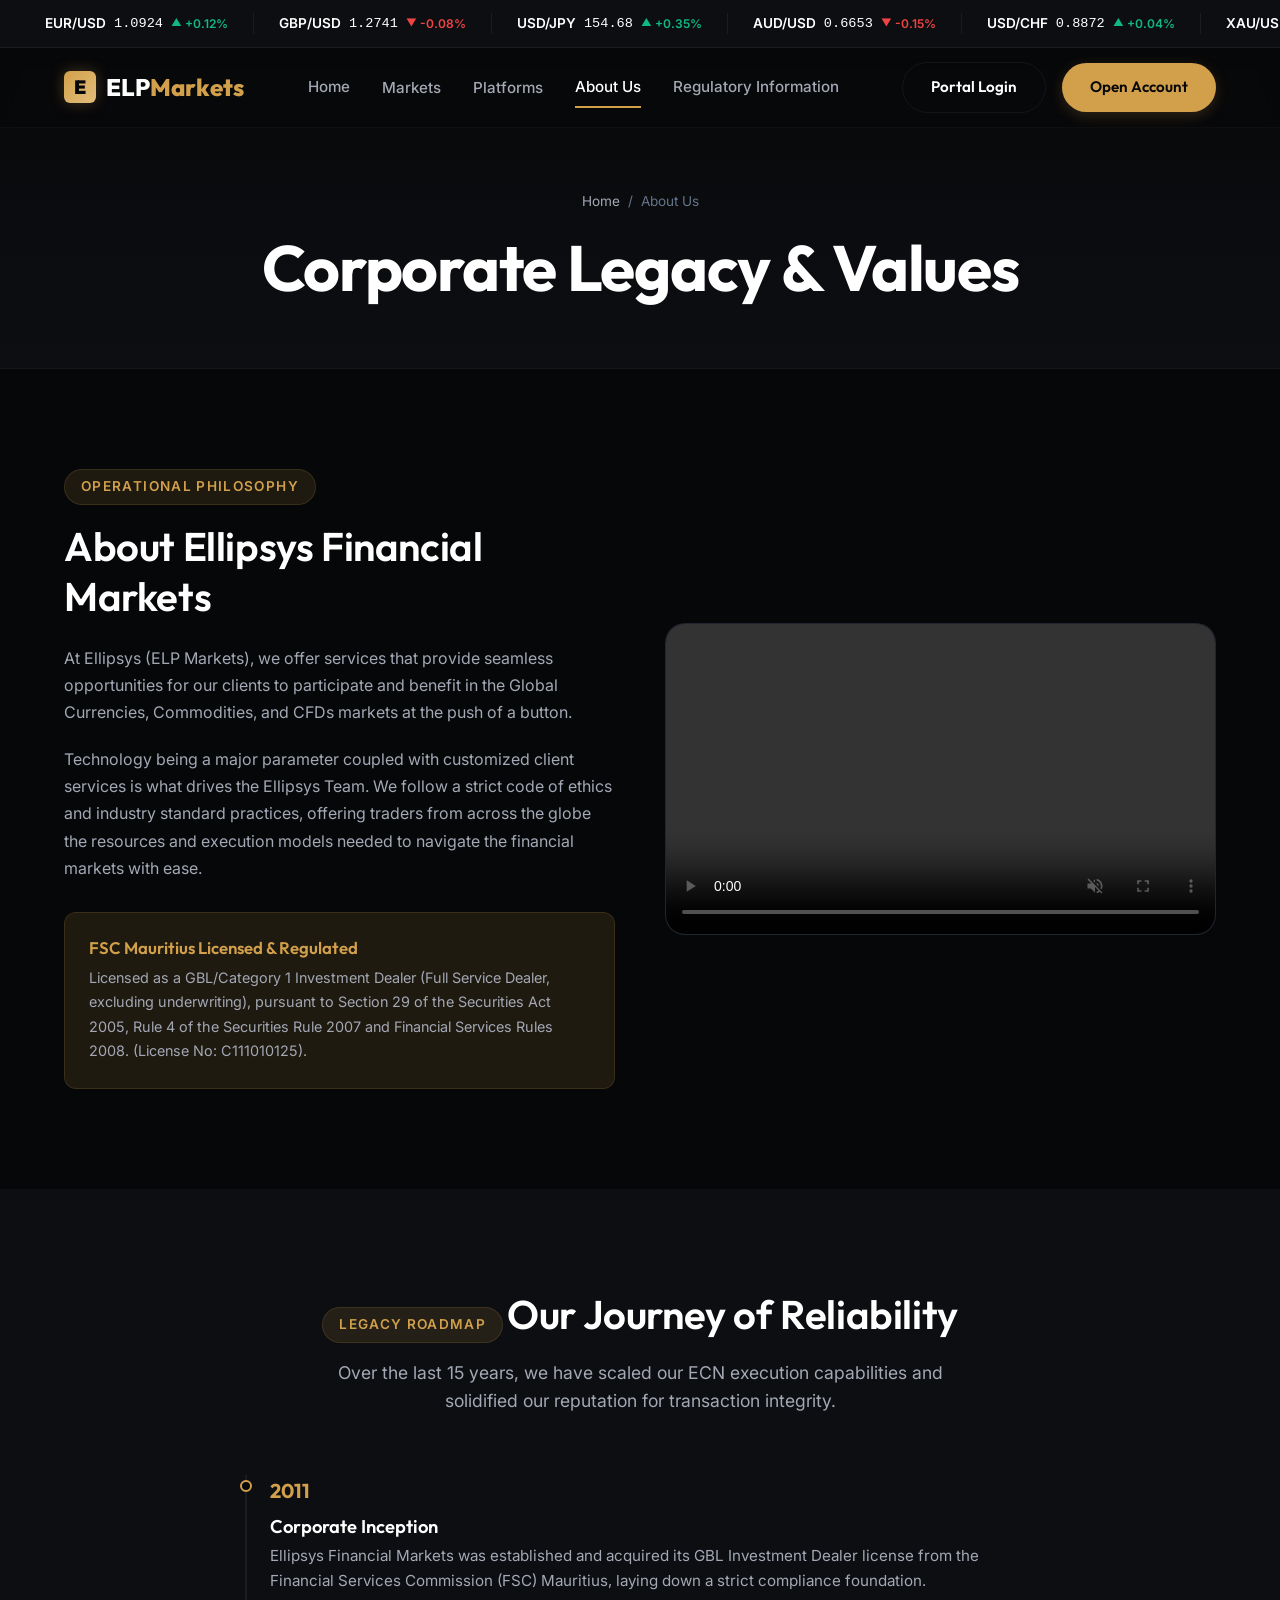
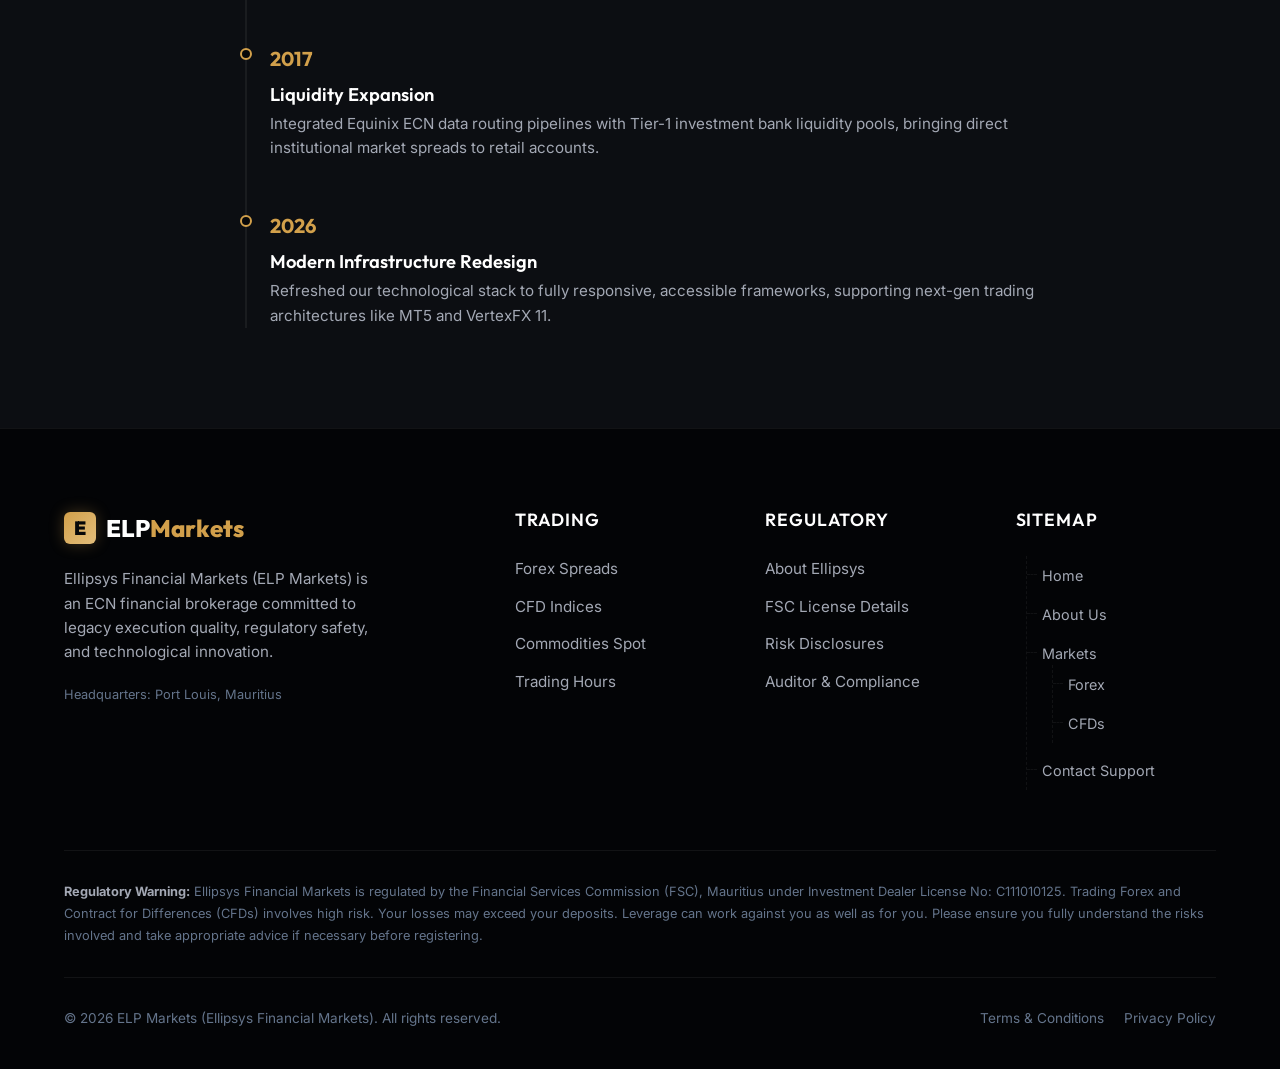
<file: about.html>
<!DOCTYPE html>
<html lang="en-US">
<head>
    <meta charset="UTF-8" />
    <meta name="viewport" content="width=device-width, initial-scale=1.0" />
    <title>About Us | ELP Markets | Corporate Legacy & Regulations</title>
    <meta name="description" content="Learn about the corporate history, leadership team, and Financial Services Commission (FSC) regulation of Ellipsys Financial Markets (ELP Markets)." />
    
    <!-- Meta tags for SEO & Social Media sharing -->
    <meta property="og:locale" content="en_US" />
    <meta property="og:type" content="article" />
    <meta property="og:title" content="About Us | ELP Markets | Corporate Legacy & Regulations" />
    <meta property="og:description" content="Discover our history of excellence. Learn about ELP Markets' operational philosophy, team integrity, and strict code of ethics." />
    <meta property="og:url" content="https://www.elpmarkets.com/about-us/" />
    <meta property="og:site_name" content="ELP Markets" />
    <meta name="twitter:card" content="summary_large_image" />
    
    <!-- Stylesheets -->
    <link rel="stylesheet" href="theme.css" />
    <style>
        /* Specific inner page styling */
        .page-header {
            padding: 140px 0 60px 0;
            background: linear-gradient(180deg, #08090a 0%, #0c0e12 100%);
            border-bottom: 1px solid var(--border-light);
            text-align: center;
        }
        
        .breadcrumbs {
            display: inline-flex;
            gap: 8px;
            font-size: 0.85rem;
            color: var(--text-muted);
            margin-bottom: 15px;
        }
        
        .breadcrumbs a {
            color: var(--text-secondary);
        }
        
        .breadcrumbs a:hover {
            color: var(--primary);
        }
        
        .about-grid {
            display: grid;
            grid-template-columns: 1fr 1fr;
            gap: 50px;
            align-items: center;
        }
        
        @media (max-width: 991px) {
            .about-grid {
                grid-template-columns: 1fr;
                gap: 40px;
            }
        }
        
        .about-content h2 {
            margin-bottom: 24px;
        }
        
        .about-content p {
            margin-bottom: 20px;
            line-height: 1.7;
        }
        
        .license-card {
            border: 1px solid var(--border-glow);
            background-color: var(--primary-glow);
            border-radius: var(--radius-md);
            padding: 24px;
            margin-top: 30px;
        }
        
        .license-card h4 {
            color: var(--primary);
            font-size: 1.05rem;
            margin-bottom: 8px;
        }
        
        .license-card p {
            margin-bottom: 0;
            font-size: 0.9rem;
            color: var(--text-secondary);
        }

        .video-wrapper {
            position: relative;
            border-radius: var(--radius-lg);
            overflow: hidden;
            border: 1px solid var(--border-light);
            box-shadow: var(--shadow-lg);
            background-color: var(--bg-tertiary);
            padding-bottom: 56.25%; /* 16:9 Aspect Ratio */
            height: 0;
        }
        
        .video-wrapper iframe,
        .video-wrapper video {
            position: absolute;
            top: 0;
            left: 0;
            width: 100%;
            height: 100%;
            border: none;
        }

        /* Timeline Section */
        .timeline-container {
            position: relative;
            max-width: 800px;
            margin: 0 auto;
            padding-left: 30px;
        }
        
        .timeline-container::before {
            content: '';
            position: absolute;
            top: 0;
            left: 5px;
            width: 2px;
            height: 100%;
            background-color: var(--border-light);
        }
        
        .timeline-event {
            position: relative;
            margin-bottom: 50px;
        }
        
        .timeline-event:last-child {
            margin-bottom: 0;
        }
        
        .timeline-dot {
            position: absolute;
            top: 5px;
            left: -30px;
            width: 12px;
            height: 12px;
            border-radius: 50%;
            background-color: var(--bg-primary);
            border: 2px solid var(--primary);
            box-shadow: var(--shadow-glow);
        }
        
        .timeline-year {
            font-size: 1.25rem;
            font-weight: 700;
            color: var(--primary);
            margin-bottom: 8px;
            font-family: var(--font-heading);
        }
        
        .timeline-content h3 {
            font-size: 1.15rem;
            margin-bottom: 6px;
        }
        
        .timeline-content p {
            font-size: 0.95rem;
            color: var(--text-secondary);
        }
    </style>
</head>
<body>

    <!-- Scrolling Ticker Tape -->
    <section class="ticker-tape-container" aria-label="Live Market Rates">
        <div class="ticker-tape-wrapper">
            <div class="ticker-scroll">
                <!-- Ticker items dynamically injected by app.js -->
            </div>
        </div>
    </section>

    <!-- Header Navigation -->
    <header class="header" role="banner">
        <div class="container flex-between">
            <a href="index.html" class="logo" aria-label="ELP Markets Home">
                <div class="logo-symbol">E</div>
                <div class="logo-text">ELP<span>Markets</span></div>
            </a>
            
            <nav class="nav-menu" role="navigation" aria-label="Main Navigation">
                <a href="index.html" class="nav-link">Home</a>
                <div class="nav-item-dropdown">
                    <a href="#" class="nav-link" aria-haspopup="true" aria-expanded="false">Markets</a>
                    <div class="dropdown-menu">
                        <a href="#" class="dropdown-item">Forex Trading</a>
                        <a href="#" class="dropdown-item">CFD Indices</a>
                        <a href="#" class="dropdown-item">Commodities</a>
                        <a href="#" class="dropdown-item">Futures Markets</a>
                    </div>
                </div>
                <div class="nav-item-dropdown">
                    <a href="#" class="nav-link" aria-haspopup="true" aria-expanded="false">Platforms</a>
                    <div class="dropdown-menu">
                        <a href="#" class="dropdown-item">MetaTrader 5</a>
                        <a href="#" class="dropdown-item">Vertex FX 11</a>
                        <a href="#" class="dropdown-item">Zen Trader Web</a>
                    </div>
                </div>
                <a href="about.html" class="nav-link active">About Us</a>
                <a href="compliance.html" class="nav-link">Regulatory Information</a>
            </nav>
            
            <div class="header-ctas">
                <a href="portal.html" class="btn btn-secondary btn-sm" aria-label="Login to Client Portal">Portal Login</a>
                <a href="register.html" class="btn btn-primary btn-sm" aria-label="Open a Live Account">Open Account</a>
            </div>
            
            <button class="mobile-nav-toggle" aria-label="Open mobile menu" aria-controls="mobile-nav-menu" aria-expanded="false">
                <span></span>
                <span></span>
                <span></span>
            </button>
        </div>
    </header>

    <!-- Mobile Panel Navigation -->
    <div id="mobile-nav-menu" class="mobile-nav" aria-label="Mobile Navigation">
        <button class="mobile-nav-close" aria-label="Close mobile menu">&times;</button>
        <nav class="mobile-menu">
            <a href="index.html" class="mobile-link">Home</a>
            <a href="#" class="mobile-link">Forex & CFDs</a>
            <a href="#" class="mobile-link">Trading Platforms</a>
            <a href="about.html" class="mobile-link">About Us</a>
            <a href="compliance.html" class="mobile-link">Regulations</a>
        </nav>
        <div class="mobile-ctas">
            <a href="portal.html" class="btn btn-secondary">Portal Login</a>
            <a href="register.html" class="btn btn-primary">Open Account</a>
        </div>
    </div>
    <div class="overlay"></div>

    <main id="main-content" role="main">
        
        <!-- Page Title & Breadcrumbs -->
        <section class="page-header">
            <div class="container">
                <div class="breadcrumbs">
                    <a href="index.html">Home</a>
                    <span>/</span>
                    <span>About Us</span>
                </div>
                <h1>Corporate Legacy & Values</h1>
            </div>
        </section>

        <!-- About Ellipsys Section -->
        <section class="section">
            <div class="container">
                <div class="about-grid">
                    <div class="about-content animate-on-scroll">
                        <span class="badge">Operational Philosophy</span>
                        <h2>About Ellipsys Financial Markets</h2>
                        <p>At Ellipsys (ELP Markets), we offer services that provide seamless opportunities for our clients to participate and benefit in the Global Currencies, Commodities, and CFDs markets at the push of a button.</p>
                        <p>Technology being a major parameter coupled with customized client services is what drives the Ellipsys Team. We follow a strict code of ethics and industry standard practices, offering traders from across the globe the resources and execution models needed to navigate the financial markets with ease.</p>
                        
                        <div class="license-card">
                            <h4>FSC Mauritius Licensed & Regulated</h4>
                            <p>Licensed as a GBL/Category 1 Investment Dealer (Full Service Dealer, excluding underwriting), pursuant to Section 29 of the Securities Act 2005, Rule 4 of the Securities Rule 2007 and Financial Services Rules 2008. (License No: C111010125).</p>
                        </div>
                    </div>
                    
                    <div class="animate-on-scroll delay-200">
                        <div class="video-wrapper">
                            <!-- Responsive HTML5 video setup with backup abstract vector layout -->
                            <video src="http://23.235.219.250/~n780566/wp-content/uploads/2026/06/about-elp-markets-1.mp4" controls autoplay loop muted></video>
                        </div>
                    </div>
                </div>
            </div>
        </section>

        <!-- Core Credentials & Values -->
        <section class="section section-bg-secondary">
            <div class="container">
                <div class="section-header animate-on-scroll">
                    <span class="badge">Legacy Roadmap</span>
                    <h2>Our Journey of Reliability</h2>
                    <p>Over the last 15 years, we have scaled our ECN execution capabilities and solidified our reputation for transaction integrity.</p>
                </div>
                
                <div class="timeline-container animate-on-scroll">
                    <!-- Event 1 -->
                    <div class="timeline-event">
                        <div class="timeline-dot"></div>
                        <div class="timeline-year">2011</div>
                        <div class="timeline-content">
                            <h3>Corporate Inception</h3>
                            <p>Ellipsys Financial Markets was established and acquired its GBL Investment Dealer license from the Financial Services Commission (FSC) Mauritius, laying down a strict compliance foundation.</p>
                        </div>
                    </div>
                    
                    <!-- Event 2 -->
                    <div class="timeline-event">
                        <div class="timeline-dot"></div>
                        <div class="timeline-year">2017</div>
                        <div class="timeline-content">
                            <h3>Liquidity Expansion</h3>
                            <p>Integrated Equinix ECN data routing pipelines with Tier-1 investment bank liquidity pools, bringing direct institutional market spreads to retail accounts.</p>
                        </div>
                    </div>
                    
                    <!-- Event 3 -->
                    <div class="timeline-event">
                        <div class="timeline-dot"></div>
                        <div class="timeline-year">2026</div>
                        <div class="timeline-content">
                            <h3>Modern Infrastructure Redesign</h3>
                            <p>Refreshed our technological stack to fully responsive, accessible frameworks, supporting next-gen trading architectures like MT5 and VertexFX 11.</p>
                        </div>
                    </div>
                </div>
            </div>
        </section>

    </main>

    <!-- Footer Area -->
    <footer class="footer" role="contentinfo">
        <div class="container">
            <div class="footer-top">
                <div class="footer-brand">
                    <div class="logo">
                        <div class="logo-symbol">E</div>
                        <div class="logo-text">ELP<span>Markets</span></div>
                    </div>
                    <p>Ellipsys Financial Markets (ELP Markets) is an ECN financial brokerage committed to legacy execution quality, regulatory safety, and technological innovation.</p>
                    <p style="font-size: 0.8rem; color: var(--text-muted);">Headquarters: Port Louis, Mauritius</p>
                </div>
                
                <div>
                    <h3 class="footer-links-title">Trading</h3>
                    <ul class="footer-links" role="list">
                        <li><a href="#">Forex Spreads</a></li>
                        <li><a href="#">CFD Indices</a></li>
                        <li><a href="#">Commodities Spot</a></li>
                        <li><a href="#">Trading Hours</a></li>
                    </ul>
                </div>
                
                <div>
                    <h3 class="footer-links-title">Regulatory</h3>
                    <ul class="footer-links" role="list">
                        <li><a href="about.html">About Ellipsys</a></li>
                        <li><a href="#">FSC License Details</a></li>
                        <li><a href="#">Risk Disclosures</a></li>
                        <li><a href="#">Auditor & Compliance</a></li>
                    </ul>
                </div>
                
                <div>
                    <h3 class="footer-links-title">Sitemap</h3>
                    <nav class="sitemap-tree" aria-label="Footer Sitemap">
                        <ul>
                            <li><a href="index.html">Home</a></li>
                            <li><a href="about.html">About Us</a></li>
                            <li>
                                <span>Markets</span>
                                <ul>
                                    <li><a href="#">Forex</a></li>
                                    <li><a href="#">CFDs</a></li>
                                </ul>
                            </li>
                            <li><a href="contact.html">Contact Support</a></li>
                        </ul>
                    </nav>
                </div>
            </div>
            
            <div class="footer-risk-warning">
                <p><strong>Regulatory Warning:</strong> Ellipsys Financial Markets is regulated by the Financial Services Commission (FSC), Mauritius under Investment Dealer License No: C111010125. Trading Forex and Contract for Differences (CFDs) involves high risk. Your losses may exceed your deposits. Leverage can work against you as well as for you. Please ensure you fully understand the risks involved and take appropriate advice if necessary before registering.</p>
            </div>
            
            <div class="footer-bottom flex-between">
                <p>&copy; 2026 ELP Markets (Ellipsys Financial Markets). All rights reserved.</p>
                <div style="display: flex; gap: 20px;">
                    <a href="#">Terms &amp; Conditions</a>
                    <a href="#">Privacy Policy</a>
                </div>
            </div>
        </div>
    </footer>

    <!-- App JavaScript -->
    <script src="app.js"></script>
</body>
</html>
</file>
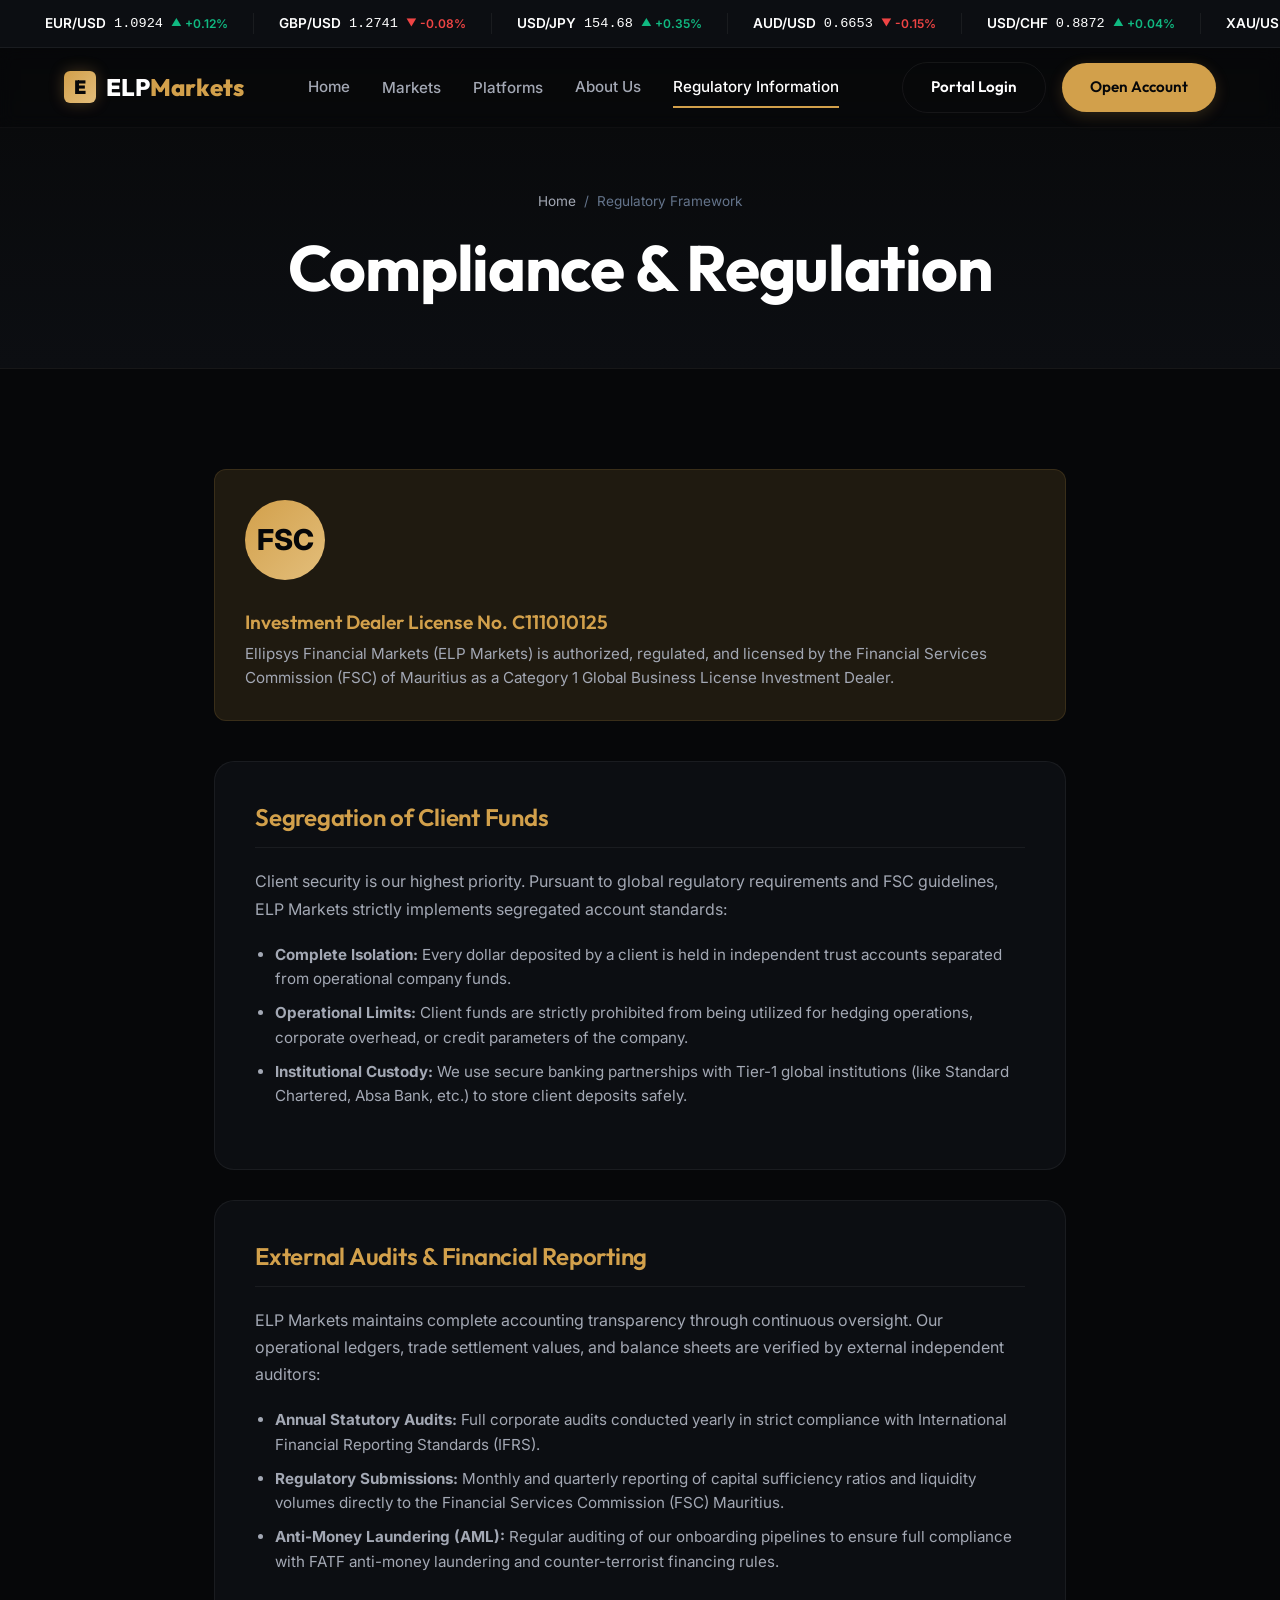
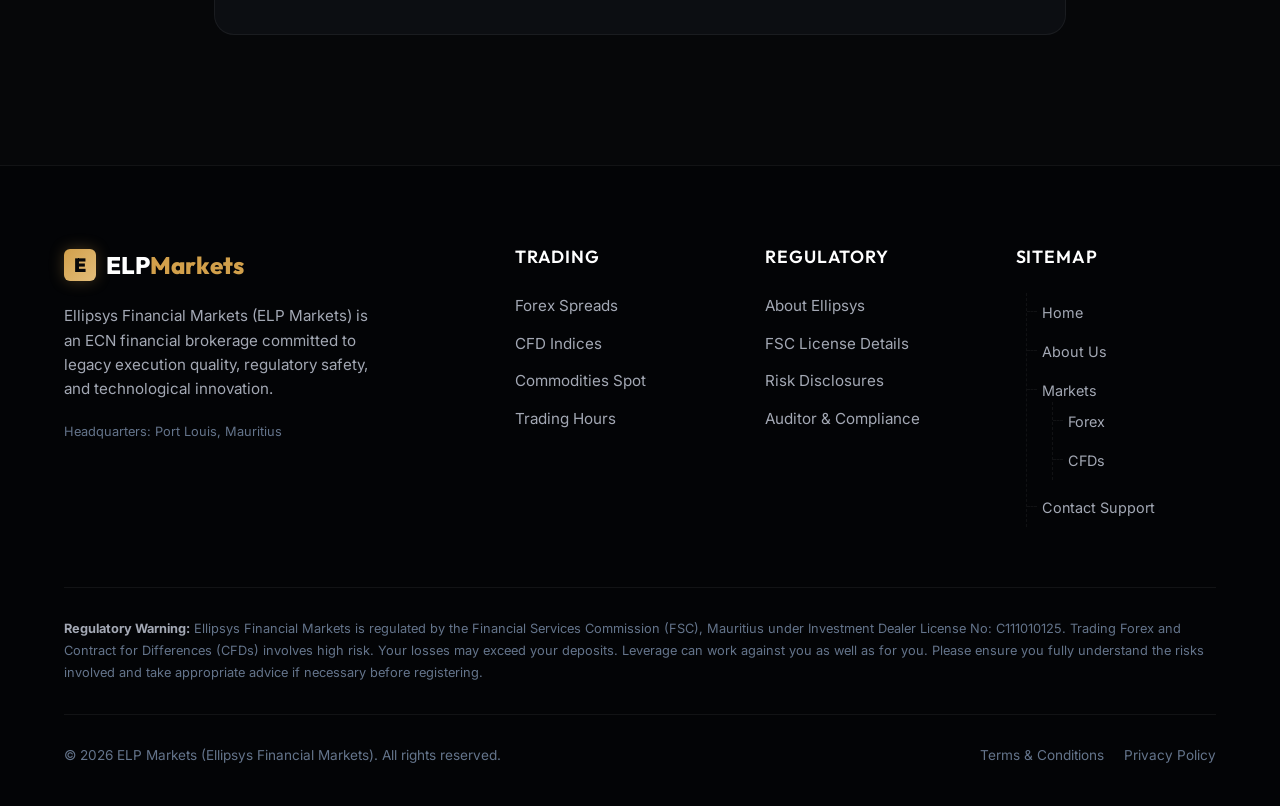
<file: compliance.html>
<!DOCTYPE html>
<html lang="en-US">
<head>
    <meta charset="UTF-8" />
    <meta name="viewport" content="width=device-width, initial-scale=1.0" />
    <title>Regulatory & Compliance Standards | ELP Markets</title>
    <meta name="description" content="Review the regulatory credentials, audits, and compliance policies of Ellipsys Financial Markets (ELP Markets). FSC Mauritius regulated License No. C111010125." />
    
    <!-- Meta tags for SEO & Social Media sharing -->
    <meta property="og:locale" content="en_US" />
    <meta property="og:type" content="article" />
    <meta property="og:title" content="Regulatory & Compliance Standards | ELP Markets" />
    <meta property="og:description" content="Secure, transparent financial standards. Access details on our segregated banking policies, independent audit structures, and FSC certification." />
    <meta property="og:url" content="https://www.elpmarkets.com/compliance/" />
    <meta property="og:site_name" content="ELP Markets" />
    <meta name="twitter:card" content="summary_large_image" />
    
    <!-- Stylesheets -->
    <link rel="stylesheet" href="theme.css" />
    <style>
        /* Specific compliance layout elements */
        .page-header {
            padding: 140px 0 60px 0;
            background: linear-gradient(180deg, #08090a 0%, #0c0e12 100%);
            border-bottom: 1px solid var(--border-light);
            text-align: center;
        }
        
        .breadcrumbs {
            display: inline-flex;
            gap: 8px;
            font-size: 0.85rem;
            color: var(--text-muted);
            margin-bottom: 15px;
        }
        
        .breadcrumbs a {
            color: var(--text-secondary);
        }
        
        .breadcrumbs a:hover {
            color: var(--primary);
        }
        
        .compliance-wrapper {
            max-width: 900px;
            margin: 0 auto;
        }
        
        .policy-card {
            border: 1px solid var(--border-light);
            background-color: var(--bg-secondary);
            border-radius: var(--radius-lg);
            padding: 40px;
            margin-bottom: 30px;
        }
        
        .policy-card h2 {
            font-size: 1.5rem;
            margin-bottom: 20px;
            color: var(--primary);
            border-bottom: 1px solid var(--border-light);
            padding-bottom: 15px;
        }
        
        .policy-card p {
            margin-bottom: 20px;
            font-size: 1rem;
            line-height: 1.7;
        }
        
        .policy-card ul {
            margin-bottom: 20px;
            padding-left: 20px;
            list-style-type: disc;
        }
        
        .policy-card li {
            margin-bottom: 10px;
            font-size: 0.95rem;
        }
        
        .fsc-seal {
            border: 1px solid var(--border-glow);
            background: var(--primary-glow);
            border-radius: var(--radius-md);
            padding: 30px;
            display: flex;
            align-items: center;
            gap: 30px;
            margin-bottom: 40px;
            flex-wrap: wrap;
        }
        
        .seal-symbol {
            width: 80px;
            height: 80px;
            background: linear-gradient(135deg, var(--primary) 0%, var(--primary-light) 100%);
            border-radius: 50%;
            display: flex;
            align-items: center;
            justify-content: center;
            color: var(--bg-primary);
            font-weight: 800;
            font-size: 1.8rem;
            flex-shrink: 0;
            box-shadow: var(--shadow-glow);
        }
        
        .seal-content {
            flex-grow: 1;
        }
        
        .seal-content h3 {
            color: var(--primary);
            margin-bottom: 8px;
            font-size: 1.2rem;
        }
        
        .seal-content p {
            margin-bottom: 0;
            font-size: 0.95rem;
            color: var(--text-secondary);
        }
    </style>
</head>
<body>

    <!-- Scrolling Ticker Tape -->
    <section class="ticker-tape-container" aria-label="Live Market Rates">
        <div class="ticker-tape-wrapper">
            <div class="ticker-scroll">
                <!-- Ticker items dynamically injected by app.js -->
            </div>
        </div>
    </section>

    <!-- Header Navigation -->
    <header class="header" role="banner">
        <div class="container flex-between">
            <a href="index.html" class="logo" aria-label="ELP Markets Home">
                <div class="logo-symbol">E</div>
                <div class="logo-text">ELP<span>Markets</span></div>
            </a>
            
            <nav class="nav-menu" role="navigation" aria-label="Main Navigation">
                <a href="index.html" class="nav-link">Home</a>
                <div class="nav-item-dropdown">
                    <a href="#" class="nav-link" aria-haspopup="true" aria-expanded="false">Markets</a>
                    <div class="dropdown-menu">
                        <a href="#" class="dropdown-item">Forex Trading</a>
                        <a href="#" class="dropdown-item">CFD Indices</a>
                        <a href="#" class="dropdown-item">Commodities</a>
                        <a href="#" class="dropdown-item">Futures Markets</a>
                    </div>
                </div>
                <div class="nav-item-dropdown">
                    <a href="#" class="nav-link" aria-haspopup="true" aria-expanded="false">Platforms</a>
                    <div class="dropdown-menu">
                        <a href="#" class="dropdown-item">MetaTrader 5</a>
                        <a href="#" class="dropdown-item">Vertex FX 11</a>
                        <a href="#" class="dropdown-item">Zen Trader Web</a>
                    </div>
                </div>
                <a href="about.html" class="nav-link">About Us</a>
                <a href="compliance.html" class="nav-link active">Regulatory Information</a>
            </nav>
            
            <div class="header-ctas">
                <a href="portal.html" class="btn btn-secondary btn-sm" aria-label="Login to Client Portal">Portal Login</a>
                <a href="register.html" class="btn btn-primary btn-sm" aria-label="Open a Live Account">Open Account</a>
            </div>
            
            <button class="mobile-nav-toggle" aria-label="Open mobile menu" aria-controls="mobile-nav-menu" aria-expanded="false">
                <span></span>
                <span></span>
                <span></span>
            </button>
        </div>
    </header>

    <!-- Mobile Panel Navigation -->
    <div id="mobile-nav-menu" class="mobile-nav" aria-label="Mobile Navigation">
        <button class="mobile-nav-close" aria-label="Close mobile menu">&times;</button>
        <nav class="mobile-menu">
            <a href="index.html" class="mobile-link">Home</a>
            <a href="#" class="mobile-link">Forex & CFDs</a>
            <a href="#" class="mobile-link">Trading Platforms</a>
            <a href="about.html" class="mobile-link">About Us</a>
            <a href="compliance.html" class="mobile-link active">Regulations</a>
        </nav>
        <div class="mobile-ctas">
            <a href="portal.html" class="btn btn-secondary">Portal Login</a>
            <a href="register.html" class="btn btn-primary">Open Account</a>
        </div>
    </div>
    <div class="overlay"></div>

    <main id="main-content" role="main">
        
        <!-- Page Title & Breadcrumbs -->
        <section class="page-header">
            <div class="container">
                <div class="breadcrumbs">
                    <a href="index.html">Home</a>
                    <span>/</span>
                    <span>Regulatory Framework</span>
                </div>
                <h1>Compliance & Regulation</h1>
            </div>
        </section>

        <!-- Compliance Content Section -->
        <section class="section">
            <div class="container compliance-wrapper">
                
                <!-- FSC Certification Seal Card -->
                <div class="fsc-seal animate-on-scroll">
                    <div class="seal-symbol">FSC</div>
                    <div class="seal-content">
                        <h3>Investment Dealer License No. C111010125</h3>
                        <p>Ellipsys Financial Markets (ELP Markets) is authorized, regulated, and licensed by the Financial Services Commission (FSC) of Mauritius as a Category 1 Global Business License Investment Dealer.</p>
                    </div>
                </div>
                
                <!-- Segregated Client Accounts -->
                <div class="policy-card animate-on-scroll">
                    <h2>Segregation of Client Funds</h2>
                    <p>Client security is our highest priority. Pursuant to global regulatory requirements and FSC guidelines, ELP Markets strictly implements segregated account standards:</p>
                    <ul>
                        <li><strong>Complete Isolation:</strong> Every dollar deposited by a client is held in independent trust accounts separated from operational company funds.</li>
                        <li><strong>Operational Limits:</strong> Client funds are strictly prohibited from being utilized for hedging operations, corporate overhead, or credit parameters of the company.</li>
                        <li><strong>Institutional Custody:</strong> We use secure banking partnerships with Tier-1 global institutions (like Standard Chartered, Absa Bank, etc.) to store client deposits safely.</li>
                    </ul>
                </div>
                
                <!-- Independent Audit Framework -->
                <div class="policy-card animate-on-scroll">
                    <h2>External Audits & Financial Reporting</h2>
                    <p>ELP Markets maintains complete accounting transparency through continuous oversight. Our operational ledgers, trade settlement values, and balance sheets are verified by external independent auditors:</p>
                    <ul>
                        <li><strong>Annual Statutory Audits:</strong> Full corporate audits conducted yearly in strict compliance with International Financial Reporting Standards (IFRS).</li>
                        <li><strong>Regulatory Submissions:</strong> Monthly and quarterly reporting of capital sufficiency ratios and liquidity volumes directly to the Financial Services Commission (FSC) Mauritius.</li>
                        <li><strong>Anti-Money Laundering (AML):</strong> Regular auditing of our onboarding pipelines to ensure full compliance with FATF anti-money laundering and counter-terrorist financing rules.</li>
                    </ul>
                </div>
                
            </div>
        </section>
        
    </main>

    <!-- Footer Area -->
    <footer class="footer" role="contentinfo">
        <div class="container">
            <div class="footer-top">
                <div class="footer-brand">
                    <div class="logo">
                        <div class="logo-symbol">E</div>
                        <div class="logo-text">ELP<span>Markets</span></div>
                    </div>
                    <p>Ellipsys Financial Markets (ELP Markets) is an ECN financial brokerage committed to legacy execution quality, regulatory safety, and technological innovation.</p>
                    <p style="font-size: 0.8rem; color: var(--text-muted);">Headquarters: Port Louis, Mauritius</p>
                </div>
                
                <div>
                    <h3 class="footer-links-title">Trading</h3>
                    <ul class="footer-links" role="list">
                        <li><a href="#">Forex Spreads</a></li>
                        <li><a href="#">CFD Indices</a></li>
                        <li><a href="#">Commodities Spot</a></li>
                        <li><a href="#">Trading Hours</a></li>
                    </ul>
                </div>
                
                <div>
                    <h3 class="footer-links-title">Regulatory</h3>
                    <ul class="footer-links" role="list">
                        <li><a href="about.html">About Ellipsys</a></li>
                        <li><a href="compliance.html">FSC License Details</a></li>
                        <li><a href="#">Risk Disclosures</a></li>
                        <li><a href="#">Auditor & Compliance</a></li>
                    </ul>
                </div>
                
                <div>
                    <h3 class="footer-links-title">Sitemap</h3>
                    <nav class="sitemap-tree" aria-label="Footer Sitemap">
                        <ul>
                            <li><a href="index.html">Home</a></li>
                            <li><a href="about.html">About Us</a></li>
                            <li>
                                <span>Markets</span>
                                <ul>
                                    <li><a href="#">Forex</a></li>
                                    <li><a href="#">CFDs</a></li>
                                </ul>
                            </li>
                            <li><a href="contact.html">Contact Support</a></li>
                        </ul>
                    </nav>
                </div>
            </div>
            
            <div class="footer-risk-warning">
                <p><strong>Regulatory Warning:</strong> Ellipsys Financial Markets is regulated by the Financial Services Commission (FSC), Mauritius under Investment Dealer License No: C111010125. Trading Forex and Contract for Differences (CFDs) involves high risk. Your losses may exceed your deposits. Leverage can work against you as well as for you. Please ensure you fully understand the risks involved and take appropriate advice if necessary before registering.</p>
            </div>
            
            <div class="footer-bottom flex-between">
                <p>&copy; 2026 ELP Markets (Ellipsys Financial Markets). All rights reserved.</p>
                <div style="display: flex; gap: 20px;">
                    <a href="#">Terms &amp; Conditions</a>
                    <a href="#">Privacy Policy</a>
                </div>
            </div>
        </div>
    </footer>

    <!-- App JavaScript -->
    <script src="app.js"></script>
</body>
</html>
</file>
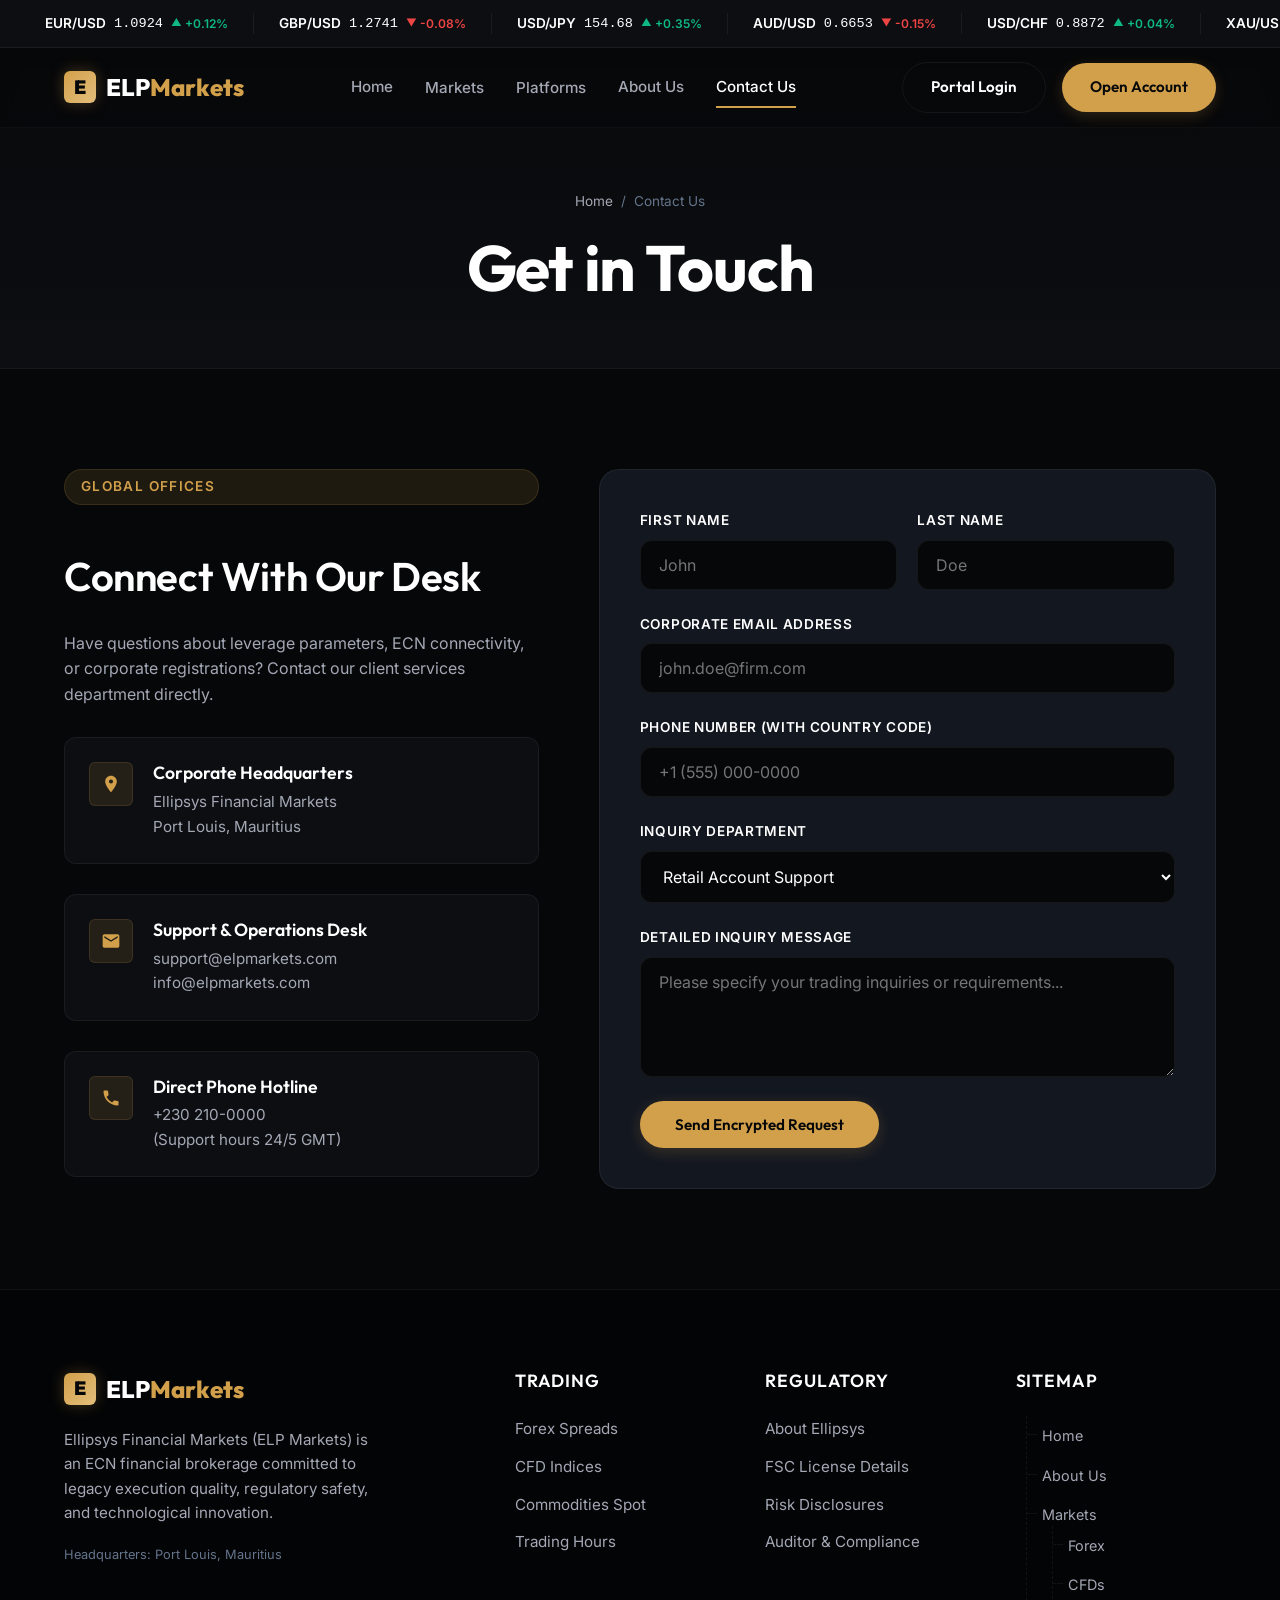
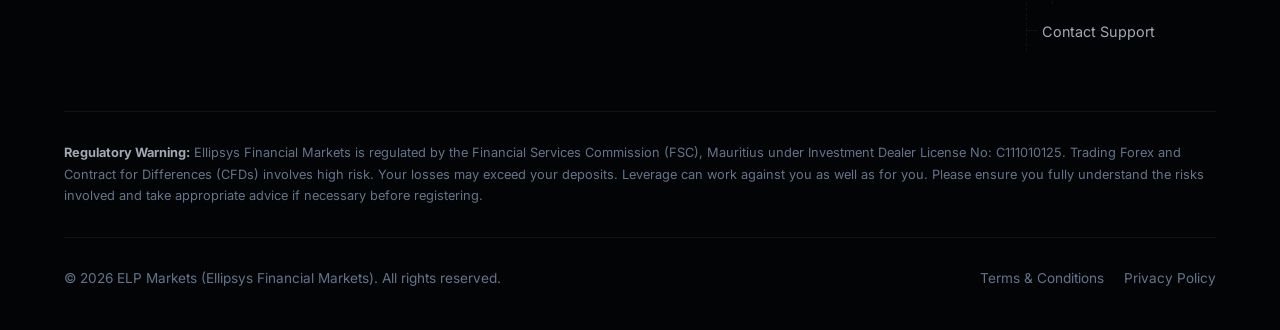
<file: contact.html>
<!DOCTYPE html>
<html lang="en-US">
<head>
    <meta charset="UTF-8" />
    <meta name="viewport" content="width=device-width, initial-scale=1.0" />
    <title>Contact Us | ELP Markets | Global Customer Support</title>
    <meta name="description" content="Get in touch with ELP Markets (Ellipsys). Contact our 24/5 global support desk for help with accounts, platforms, and institutional liquidity." />
    
    <!-- Meta tags for SEO & Social Media sharing -->
    <meta property="og:locale" content="en_US" />
    <meta property="og:type" content="article" />
    <meta property="og:title" content="Contact Us | ELP Markets | Global Customer Support" />
    <meta property="og:description" content="Reach out to ELP Markets support. Find our office locations, support emails, phone numbers, and submit an encrypted contact request." />
    <meta property="og:url" content="https://www.elpmarkets.com/contact-us/" />
    <meta property="og:site_name" content="ELP Markets" />
    <meta name="twitter:card" content="summary_large_image" />
    
    <!-- Stylesheets -->
    <link rel="stylesheet" href="theme.css" />
    <style>
        /* Specific contact layout elements */
        .page-header {
            padding: 140px 0 60px 0;
            background: linear-gradient(180deg, #08090a 0%, #0c0e12 100%);
            border-bottom: 1px solid var(--border-light);
            text-align: center;
        }
        
        .breadcrumbs {
            display: inline-flex;
            gap: 8px;
            font-size: 0.85rem;
            color: var(--text-muted);
            margin-bottom: 15px;
        }
        
        .breadcrumbs a {
            color: var(--text-secondary);
        }
        
        .breadcrumbs a:hover {
            color: var(--primary);
        }
        
        .contact-grid {
            display: grid;
            grid-template-columns: 1fr 1.3fr;
            gap: 60px;
        }
        
        @media (max-width: 991px) {
            .contact-grid {
                grid-template-columns: 1fr;
                gap: 50px;
            }
        }
        
        .info-card {
            display: flex;
            flex-direction: column;
            gap: 30px;
        }
        
        .info-item {
            display: flex;
            gap: 20px;
            padding: 24px;
            border-radius: var(--radius-md);
            background-color: var(--bg-secondary);
            border: 1px solid var(--border-light);
        }
        
        .info-icon {
            width: 44px;
            height: 44px;
            background-color: var(--primary-glow);
            border: 1px solid var(--border-glow);
            border-radius: var(--radius-sm);
            display: flex;
            align-items: center;
            justify-content: center;
            color: var(--primary);
            flex-shrink: 0;
        }
        
        .info-icon svg {
            width: 20px;
            height: 20px;
            fill: currentColor;
        }
        
        .info-details h3 {
            font-size: 1.1rem;
            margin-bottom: 6px;
        }
        
        .info-details p, .info-details a {
            font-size: 0.95rem;
            color: var(--text-secondary);
            line-height: 1.6;
        }
        
        .info-details a:hover {
            color: var(--primary);
        }

        /* Form Container Details */
        .form-card {
            background-color: var(--bg-tertiary);
            border: 1px solid var(--border-light);
            border-radius: var(--radius-lg);
            padding: 40px;
        }
        
        .contact-form {
            display: flex;
            flex-direction: column;
            gap: 24px;
        }
        
        .form-row {
            display: grid;
            grid-template-columns: 1fr 1fr;
            gap: 20px;
        }
        
        @media (max-width: 576px) {
            .form-row {
                grid-template-columns: 1fr;
            }
        }
        
        .form-group {
            display: flex;
            flex-direction: column;
            gap: 8px;
        }
        
        .form-group label {
            font-size: 0.85rem;
            font-weight: 600;
            color: var(--text-primary);
            text-transform: uppercase;
            letter-spacing: 0.05em;
        }
        
        .form-control {
            background-color: var(--bg-primary);
            border: 1px solid var(--border-light);
            border-radius: var(--radius-md);
            padding: 14px 18px;
            color: var(--text-primary);
            font-size: 1rem;
            transition: var(--transition-fast);
            width: 100%;
        }
        
        .form-control:focus {
            border-color: var(--primary);
            box-shadow: 0 0 10px var(--primary-glow);
        }
        
        textarea.form-control {
            resize: vertical;
            min-height: 120px;
        }
        
        .form-submit-btn {
            align-self: flex-start;
            padding: 14px 35px;
            border: none;
            width: auto;
        }
        
        @media (max-width: 576px) {
            .form-submit-btn {
                width: 100%;
            }
        }
        
        /* Success Message Container */
        .success-overlay {
            display: none;
            flex-direction: column;
            align-items: center;
            justify-content: center;
            text-align: center;
            padding: 40px 0;
            animation: fadeIn 0.4s ease forwards;
        }
        
        .success-icon {
            width: 64px;
            height: 64px;
            background-color: var(--success-glow);
            border: 2px solid var(--success);
            color: var(--success);
            border-radius: 50%;
            display: flex;
            align-items: center;
            justify-content: center;
            margin-bottom: 24px;
            font-size: 1.8rem;
        }
        
        .success-overlay h3 {
            font-size: 1.5rem;
            margin-bottom: 12px;
        }
        
        .success-overlay p {
            color: var(--text-secondary);
            margin-bottom: 30px;
            max-width: 320px;
        }
    </style>
</head>
<body>

    <!-- Scrolling Ticker Tape -->
    <section class="ticker-tape-container" aria-label="Live Market Rates">
        <div class="ticker-tape-wrapper">
            <div class="ticker-scroll">
                <!-- Ticker items dynamically injected by app.js -->
            </div>
        </div>
    </section>

    <!-- Header Navigation -->
    <header class="header" role="banner">
        <div class="container flex-between">
            <a href="index.html" class="logo" aria-label="ELP Markets Home">
                <div class="logo-symbol">E</div>
                <div class="logo-text">ELP<span>Markets</span></div>
            </a>
            
            <nav class="nav-menu" role="navigation" aria-label="Main Navigation">
                <a href="index.html" class="nav-link">Home</a>
                <div class="nav-item-dropdown">
                    <a href="#" class="nav-link" aria-haspopup="true" aria-expanded="false">Markets</a>
                    <div class="dropdown-menu">
                        <a href="#" class="dropdown-item">Forex Trading</a>
                        <a href="#" class="dropdown-item">CFD Indices</a>
                        <a href="#" class="dropdown-item">Commodities</a>
                        <a href="#" class="dropdown-item">Futures Markets</a>
                    </div>
                </div>
                <div class="nav-item-dropdown">
                    <a href="#" class="nav-link" aria-haspopup="true" aria-expanded="false">Platforms</a>
                    <div class="dropdown-menu">
                        <a href="#" class="dropdown-item">MetaTrader 5</a>
                        <a href="#" class="dropdown-item">Vertex FX 11</a>
                        <a href="#" class="dropdown-item">Zen Trader Web</a>
                    </div>
                </div>
                <a href="about.html" class="nav-link">About Us</a>
                <a href="contact.html" class="nav-link active">Contact Us</a>
            </nav>
            
            <div class="header-ctas">
                <a href="portal.html" class="btn btn-secondary btn-sm" aria-label="Login to Client Portal">Portal Login</a>
                <a href="register.html" class="btn btn-primary btn-sm" aria-label="Open a Live Account">Open Account</a>
            </div>
            
            <button class="mobile-nav-toggle" aria-label="Open mobile menu" aria-controls="mobile-nav-menu" aria-expanded="false">
                <span></span>
                <span></span>
                <span></span>
            </button>
        </div>
    </header>

    <!-- Mobile Panel Navigation -->
    <div id="mobile-nav-menu" class="mobile-nav" aria-label="Mobile Navigation">
        <button class="mobile-nav-close" aria-label="Close mobile menu">&times;</button>
        <nav class="mobile-menu">
            <a href="index.html" class="mobile-link">Home</a>
            <a href="#" class="mobile-link">Forex & CFDs</a>
            <a href="#" class="mobile-link">Trading Platforms</a>
            <a href="about.html" class="mobile-link">About Us</a>
            <a href="contact.html" class="mobile-link active">Contact Us</a>
        </nav>
        <div class="mobile-ctas">
            <a href="portal.html" class="btn btn-secondary">Portal Login</a>
            <a href="register.html" class="btn btn-primary">Open Account</a>
        </div>
    </div>
    <div class="overlay"></div>

    <main id="main-content" role="main">
        
        <!-- Page Title & Breadcrumbs -->
        <section class="page-header">
            <div class="container">
                <div class="breadcrumbs">
                    <a href="index.html">Home</a>
                    <span>/</span>
                    <span>Contact Us</span>
                </div>
                <h1>Get in Touch</h1>
            </div>
        </section>

        <!-- Contact Section -->
        <section class="section">
            <div class="container">
                <div class="contact-grid">
                    
                    <!-- Contact Info Panel -->
                    <div class="info-card animate-on-scroll">
                        <span class="badge">Global Offices</span>
                        <h2>Connect With Our Desk</h2>
                        <p>Have questions about leverage parameters, ECN connectivity, or corporate registrations? Contact our client services department directly.</p>
                        
                        <div class="info-item">
                            <div class="info-icon">
                                <svg viewBox="0 0 24 24"><path d="M12 2C8.13 2 5 5.13 5 9c0 5.25 7 13 7 13s7-7.75 7-13c0-3.87-3.13-7-7-7zm0 9.5a2.5 2.5 0 110-5 2.5 2.5 0 010 5z"/></svg>
                            </div>
                            <div class="info-details">
                                <h3>Corporate Headquarters</h3>
                                <p>Ellipsys Financial Markets<br>Port Louis, Mauritius</p>
                            </div>
                        </div>
                        
                        <div class="info-item">
                            <div class="info-icon">
                                <svg viewBox="0 0 24 24"><path d="M20 4H4c-1.1 0-1.99.9-1.99 2L2 18c0 1.1.9 2 2 2h16c1.1 0 2-.9 2-2V6c0-1.1-.9-2-2-2zm0 4l-8 5-8-5V6l8 5 8-5v2z"/></svg>
                            </div>
                            <div class="info-details">
                                <h3>Support & Operations Desk</h3>
                                <p><a href="mailto:support@elpmarkets.com">support@elpmarkets.com</a><br><a href="mailto:info@elpmarkets.com">info@elpmarkets.com</a></p>
                            </div>
                        </div>
                        
                        <div class="info-item">
                            <div class="info-icon">
                                <svg viewBox="0 0 24 24"><path d="M6.62 10.79a15.15 15.15 0 006.59 6.59l2.2-2.2c.27-.27.67-.36 1.02-.24 1.12.37 2.33.57 3.57.57.55 0 1 .45 1 1V20c0 .55-.45 1-1 1-9.39 0-17-7.61-17-17 0-.55.45-1 1-1h3.5c.55 0 1 .45 1 1 0 1.25.2 2.45.57 3.57.11.35.03.74-.25 1.02l-2.2 2.2z"/></svg>
                            </div>
                            <div class="info-details">
                                <h3>Direct Phone Hotline</h3>
                                <p><a href="tel:+2302100000">+230 210-0000</a><br>(Support hours 24/5 GMT)</p>
                            </div>
                        </div>
                    </div>
                    
                    <!-- Contact Form Card -->
                    <div class="form-card animate-on-scroll delay-200">
                        
                        <!-- Real Interactive Form -->
                        <form id="elp-contact-form" class="contact-form" action="#" method="POST" aria-label="Contact support request form">
                            <div class="form-row">
                                <div class="form-group">
                                    <label for="contact-firstname">First Name</label>
                                    <input type="text" id="contact-firstname" class="form-control" placeholder="John" required />
                                </div>
                                <div class="form-group">
                                    <label for="contact-lastname">Last Name</label>
                                    <input type="text" id="contact-lastname" class="form-control" placeholder="Doe" required />
                                </div>
                            </div>
                            
                            <div class="form-group">
                                <label for="contact-email">Corporate Email Address</label>
                                <input type="email" id="contact-email" class="form-control" placeholder="john.doe@firm.com" required />
                            </div>
                            
                            <div class="form-group">
                                <label for="contact-phone">Phone Number (with Country Code)</label>
                                <input type="tel" id="contact-phone" class="form-control" placeholder="+1 (555) 000-0000" />
                            </div>
                            
                            <div class="form-group">
                                <label for="contact-subject">Inquiry Department</label>
                                <select id="contact-subject" class="form-control">
                                    <option value="retail">Retail Account Support</option>
                                    <option value="corporate">Institutional & Corporate Clients</option>
                                    <option value="mam">MAM / Asset Management Solutions</option>
                                    <option value="billing">Deposits & Withdrawals</option>
                                    <option value="compliance">Regulatory & Compliance Queries</option>
                                </select>
                            </div>
                            
                            <div class="form-group">
                                <label for="contact-message">Detailed Inquiry Message</label>
                                <textarea id="contact-message" class="form-control" placeholder="Please specify your trading inquiries or requirements..." required></textarea>
                            </div>
                            
                            <button type="submit" class="btn btn-primary form-submit-btn">Send Encrypted Request</button>
                        </form>
                        
                        <!-- Success Feedback -->
                        <div id="elp-form-success" class="success-overlay">
                            <div class="success-icon">✓</div>
                            <h3>Inquiry Submitted Successfully</h3>
                            <p>Thank you for reaching out. A relationship desk specialist has been allocated to your inquiry and will contact you within the next 4 working hours.</p>
                            <button id="elp-reset-form-btn" class="btn btn-outline">Submit Another Request</button>
                        </div>
                    </div>
                </div>
            </div>
        </section>
        
    </main>

    <!-- Footer Area -->
    <footer class="footer" role="contentinfo">
        <div class="container">
            <div class="footer-top">
                <div class="footer-brand">
                    <div class="logo">
                        <div class="logo-symbol">E</div>
                        <div class="logo-text">ELP<span>Markets</span></div>
                    </div>
                    <p>Ellipsys Financial Markets (ELP Markets) is an ECN financial brokerage committed to legacy execution quality, regulatory safety, and technological innovation.</p>
                    <p style="font-size: 0.8rem; color: var(--text-muted);">Headquarters: Port Louis, Mauritius</p>
                </div>
                
                <div>
                    <h3 class="footer-links-title">Trading</h3>
                    <ul class="footer-links" role="list">
                        <li><a href="#">Forex Spreads</a></li>
                        <li><a href="#">CFD Indices</a></li>
                        <li><a href="#">Commodities Spot</a></li>
                        <li><a href="#">Trading Hours</a></li>
                    </ul>
                </div>
                
                <div>
                    <h3 class="footer-links-title">Regulatory</h3>
                    <ul class="footer-links" role="list">
                        <li><a href="about.html">About Ellipsys</a></li>
                        <li><a href="#">FSC License Details</a></li>
                        <li><a href="#">Risk Disclosures</a></li>
                        <li><a href="#">Auditor & Compliance</a></li>
                    </ul>
                </div>
                
                <div>
                    <h3 class="footer-links-title">Sitemap</h3>
                    <nav class="sitemap-tree" aria-label="Footer Sitemap">
                        <ul>
                            <li><a href="index.html">Home</a></li>
                            <li><a href="about.html">About Us</a></li>
                            <li>
                                <span>Markets</span>
                                <ul>
                                    <li><a href="#">Forex</a></li>
                                    <li><a href="#">CFDs</a></li>
                                </ul>
                            </li>
                            <li><a href="contact.html">Contact Support</a></li>
                        </ul>
                    </nav>
                </div>
            </div>
            
            <div class="footer-risk-warning">
                <p><strong>Regulatory Warning:</strong> Ellipsys Financial Markets is regulated by the Financial Services Commission (FSC), Mauritius under Investment Dealer License No: C111010125. Trading Forex and Contract for Differences (CFDs) involves high risk. Your losses may exceed your deposits. Leverage can work against you as well as for you. Please ensure you fully understand the risks involved and take appropriate advice if necessary before registering.</p>
            </div>
            
            <div class="footer-bottom flex-between">
                <p>&copy; 2026 ELP Markets (Ellipsys Financial Markets). All rights reserved.</p>
                <div style="display: flex; gap: 20px;">
                    <a href="#">Terms &amp; Conditions</a>
                    <a href="#">Privacy Policy</a>
                </div>
            </div>
        </div>
    </footer>

    <!-- App JavaScript & Custom Form Handler -->
    <script src="app.js"></script>
    <script>
        document.addEventListener('DOMContentLoaded', () => {
            const form = document.getElementById('elp-contact-form');
            const successDiv = document.getElementById('elp-form-success');
            const resetBtn = document.getElementById('elp-reset-form-btn');
            
            if (form && successDiv) {
                form.addEventListener('submit', (e) => {
                    e.preventDefault();
                    
                    // Simple submission animation
                    const submitBtn = form.querySelector('.form-submit-btn');
                    submitBtn.textContent = 'Encrypting & Sending...';
                    submitBtn.disabled = true;
                    submitBtn.style.opacity = '0.6';
                    
                    setTimeout(() => {
                        form.style.display = 'none';
                        successDiv.style.display = 'flex';
                    }, 1200);
                });
            }
            
            if (resetBtn && form && successDiv) {
                resetBtn.addEventListener('click', () => {
                    successDiv.style.display = 'none';
                    form.style.display = 'flex';
                    form.reset();
                    
                    const submitBtn = form.querySelector('.form-submit-btn');
                    submitBtn.textContent = 'Send Encrypted Request';
                    submitBtn.disabled = false;
                    submitBtn.style.opacity = '1';
                });
            }
        });
    </script>
</body>
</html>
</file>
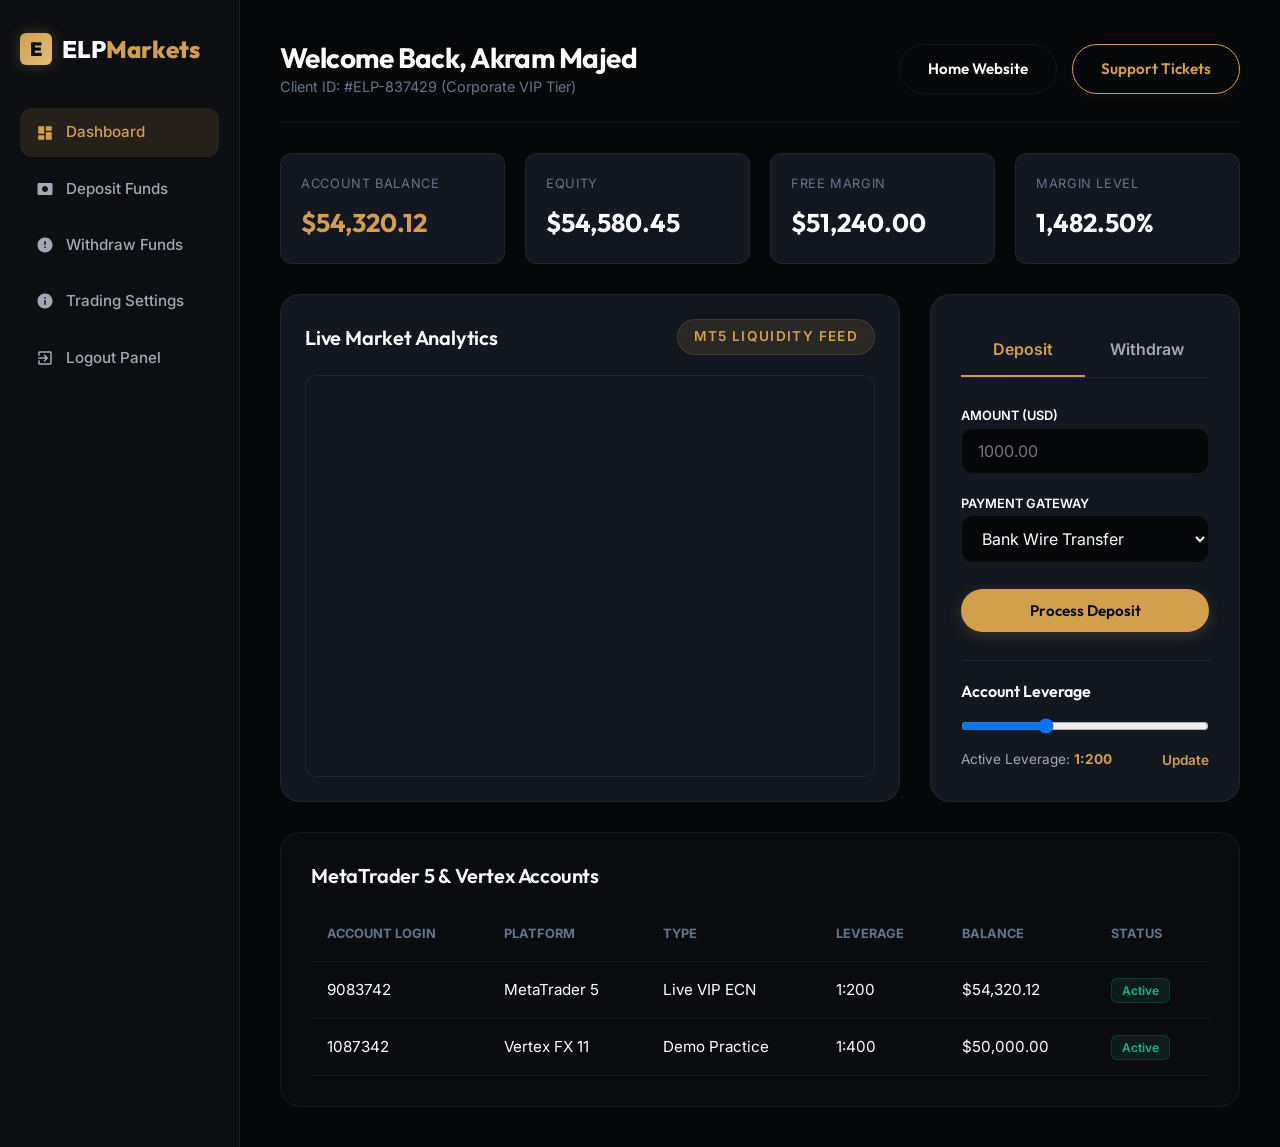
<file: portal.html>
<!DOCTYPE html>
<html lang="en-US">
<head>
    <meta charset="UTF-8" />
    <meta name="viewport" content="width=device-width, initial-scale=1.0" />
    <title>Client Cabinet | ELP Markets | Live Trading Dashboard</title>
    <meta name="robots" content="noindex, nofollow" />
    
    <!-- Stylesheets -->
    <link rel="stylesheet" href="theme.css" />
    <style>
        /* Specific Dashboard Portal styling overrides */
        body {
            background-color: #060709;
            min-height: 100vh;
        }
        
        .portal-layout {
            display: grid;
            grid-template-columns: 240px 1fr;
            min-height: 100vh;
        }
        
        @media (max-width: 991px) {
            .portal-layout {
                grid-template-columns: 1fr;
            }
        }
        
        /* Portal Sidebar */
        .portal-sidebar {
            background-color: var(--bg-secondary);
            border-right: 1px solid var(--border-light);
            padding: 30px 20px;
            display: flex;
            flex-direction: column;
            gap: 40px;
        }
        
        @media (max-width: 991px) {
            .portal-sidebar {
                display: none; /* Can slide over or be toggled on mobile */
            }
        }
        
        .portal-nav {
            display: flex;
            flex-direction: column;
            gap: 8px;
        }
        
        .portal-nav-btn {
            display: flex;
            align-items: center;
            gap: 12px;
            padding: 12px 16px;
            border-radius: var(--radius-md);
            font-size: 0.95rem;
            color: var(--text-secondary);
            font-weight: 500;
            cursor: pointer;
            transition: var(--transition-fast);
            text-align: left;
            width: 100%;
        }
        
        .portal-nav-btn:hover, .portal-nav-btn.active {
            background-color: var(--primary-glow);
            color: var(--primary);
        }
        
        .portal-nav-btn svg {
            width: 18px;
            height: 18px;
            fill: currentColor;
        }
        
        /* Portal Content Area */
        .portal-main {
            padding: 40px;
            overflow-y: auto;
            max-width: 1400px;
            margin: 0 auto;
            width: 100%;
        }
        
        @media (max-width: 768px) {
            .portal-main {
                padding: 20px;
            }
        }
        
        .portal-header {
            display: flex;
            justify-content: space-between;
            align-items: center;
            border-bottom: 1px solid var(--border-light);
            padding-bottom: 24px;
            margin-bottom: 30px;
            flex-wrap: wrap;
            gap: 20px;
        }
        
        .user-greeting h1 {
            font-size: 1.75rem;
        }
        
        .user-greeting p {
            font-size: 0.9rem;
            color: var(--text-muted);
        }
        
        /* Stats Panel */
        .portal-stats-grid {
            display: grid;
            grid-template-columns: repeat(auto-fit, minmax(220px, 1fr));
            gap: 20px;
            margin-bottom: 30px;
        }
        
        .stat-card {
            background-color: var(--bg-tertiary);
            border: 1px solid var(--border-light);
            border-radius: var(--radius-md);
            padding: 20px;
            position: relative;
        }
        
        .stat-card-label {
            font-size: 0.8rem;
            text-transform: uppercase;
            letter-spacing: 0.05em;
            color: var(--text-muted);
            margin-bottom: 8px;
        }
        
        .stat-card-value {
            font-size: 1.6rem;
            font-weight: 700;
            color: var(--text-primary);
            font-family: var(--font-heading);
        }
        
        .stat-card-value.highlight {
            color: var(--primary);
        }

        /* Chart & Account Action Panel */
        .portal-content-grid {
            display: grid;
            grid-template-columns: 2fr 1fr;
            gap: 30px;
            margin-bottom: 30px;
        }
        
        @media (max-width: 1024px) {
            .portal-content-grid {
                grid-template-columns: 1fr;
            }
        }
        
        .chart-box {
            background-color: var(--bg-tertiary);
            border: 1px solid var(--border-light);
            border-radius: var(--radius-lg);
            padding: 24px;
            min-height: 480px;
            display: flex;
            flex-direction: column;
        }
        
        .chart-header {
            display: flex;
            justify-content: space-between;
            align-items: center;
            margin-bottom: 20px;
            flex-wrap: wrap;
            gap: 10px;
        }
        
        .chart-frame-wrap {
            flex-grow: 1;
            border-radius: var(--radius-md);
            overflow: hidden;
            border: 1px solid var(--border-light);
            background-color: #131722;
        }

        /* Action Forms (Deposit/Withdraw) */
        .action-box {
            background-color: var(--bg-tertiary);
            border: 1px solid var(--border-light);
            border-radius: var(--radius-lg);
            padding: 30px;
            display: flex;
            flex-direction: column;
            justify-content: space-between;
        }
        
        .tab-headers {
            display: flex;
            border-bottom: 1px solid var(--border-light);
            margin-bottom: 24px;
        }
        
        .tab-btn {
            flex: 1;
            padding: 12px;
            text-align: center;
            font-weight: 600;
            cursor: pointer;
            color: var(--text-secondary);
            border-bottom: 2px solid transparent;
            transition: var(--transition-fast);
        }
        
        .tab-btn.active {
            color: var(--primary);
            border-bottom-color: var(--primary);
        }
        
        .tab-pane {
            display: none;
        }
        
        .tab-pane.active {
            display: block;
        }
        
        .portal-form {
            display: flex;
            flex-direction: column;
            gap: 16px;
        }
        
        .portal-form label {
            font-size: 0.8rem;
            font-weight: 600;
            color: var(--text-primary);
            text-transform: uppercase;
        }
        
        .portal-input {
            background-color: var(--bg-primary);
            border: 1px solid var(--border-light);
            border-radius: var(--radius-md);
            padding: 12px 16px;
            color: var(--text-primary);
            width: 100%;
        }
        
        .portal-input:focus {
            border-color: var(--primary);
        }
        
        /* Accounts list */
        .accounts-table {
            width: 100%;
            border-collapse: collapse;
            margin-top: 20px;
        }
        
        .accounts-table th, .accounts-table td {
            text-align: left;
            padding: 16px;
            border-bottom: 1px solid var(--border-light);
        }
        
        .accounts-table th {
            font-size: 0.8rem;
            color: var(--text-muted);
            text-transform: uppercase;
        }
        
        .accounts-table td {
            font-size: 0.95rem;
            color: var(--text-primary);
        }
        
        .accounts-table tr:hover {
            background-color: rgba(255,255,255,0.01);
        }
        
        .badge-status {
            padding: 4px 10px;
            border-radius: var(--radius-sm);
            font-size: 0.75rem;
            font-weight: 600;
        }
        
        .badge-status.active {
            background-color: var(--success-glow);
            color: var(--success);
            border: 1px solid rgba(16, 185, 129, 0.2);
        }

        /* Custom alert notification toast */
        .toast {
            position: fixed;
            bottom: 30px;
            right: 30px;
            background-color: var(--bg-secondary);
            border: 1px solid var(--primary);
            border-radius: var(--radius-md);
            padding: 16px 24px;
            color: var(--text-primary);
            box-shadow: var(--shadow-lg);
            z-index: 1000;
            display: none;
            align-items: center;
            gap: 12px;
            animation: slideUp 0.3s cubic-bezier(0.16, 1, 0.3, 1) forwards;
        }
        
        @keyframes slideUp {
            from { transform: translateY(100px); opacity: 0; }
            to { transform: translateY(0); opacity: 1; }
        }
    </style>
</head>
<body>

    <div class="portal-layout">
        
        <!-- Sidebar Navigation -->
        <aside class="portal-sidebar">
            <a href="index.html" class="logo">
                <div class="logo-symbol">E</div>
                <div class="logo-text">ELP<span>Markets</span></div>
            </a>
            
            <nav class="portal-nav">
                <div class="portal-nav-btn active">
                    <svg viewBox="0 0 24 24"><path d="M3 13h8V3H3v10zm0 8h8v-6H3v6zm10 0h8V11h-8v10zm0-18v6h8V3h-8z"/></svg>
                    Dashboard
                </div>
                <div class="portal-nav-btn" onclick="switchTab('deposit')">
                    <svg viewBox="0 0 24 24"><path d="M20 4H4c-1.11 0-1.99.89-1.99 2L2 18c0 1.11.89 2 2 2h16c1.11 0 2-.89 2-2V6c0-1.11-.89-2-2-2zm-8 12c-2.21 0-4-1.79-4-4s1.79-4 4-4 4 1.79 4 4-1.79 4-4 4z"/></svg>
                    Deposit Funds
                </div>
                <div class="portal-nav-btn" onclick="switchTab('withdraw')">
                    <svg viewBox="0 0 24 24"><path d="M12 2C6.48 2 2 6.48 2 12s4.48 10 10 10 10-4.48 10-10S17.52 2 12 2zm1 14h-2v-2h2v2zm0-4h-2V7h2v5z"/></svg>
                    Withdraw Funds
                </div>
                <div class="portal-nav-btn">
                    <svg viewBox="0 0 24 24"><path d="M12 2C6.48 2 2 6.48 2 12s4.48 10 10 10 10-4.48 10-10S17.52 2 12 2zm1 15h-2v-6h2v6zm0-8h-2V7h2v2z"/></svg>
                    Trading Settings
                </div>
                <a href="index.html" class="portal-nav-btn" style="margin-top: auto;">
                    <svg viewBox="0 0 24 24"><path d="M10.09 15.59L11.5 17l5-5-5-5-1.41 1.41L12.67 11H3v2h9.67l-2.58 2.59zM19 3H5c-1.11 0-2 .9-2 2v4h2V5h14v14H5v-4H3v4c0 1.1.89 2 2 2h14c1.1 0 2-.9 2-2V5c0-1.1-.9-2-2-2z"/></svg>
                    Logout Panel
                </a>
            </nav>
        </aside>
        
        <!-- Main Panel Content -->
        <main class="portal-main">
            
            <!-- Header bar -->
            <div class="portal-header">
                <div class="user-greeting">
                    <h1>Welcome Back, Akram Majed</h1>
                    <p>Client ID: #ELP-837429 (Corporate VIP Tier)</p>
                </div>
                <div style="display: flex; gap: 15px;">
                    <a href="index.html" class="btn btn-secondary btn-sm">Home Website</a>
                    <a href="contact.html" class="btn btn-outline btn-sm">Support Tickets</a>
                </div>
            </div>
            
            <!-- Quick Stats -->
            <div class="portal-stats-grid">
                <div class="stat-card">
                    <div class="stat-card-label">Account Balance</div>
                    <div id="portal-balance" class="stat-card-value highlight">$54,320.12</div>
                </div>
                <div class="stat-card">
                    <div class="stat-card-label">Equity</div>
                    <div class="stat-card-value">$54,580.45</div>
                </div>
                <div class="stat-card">
                    <div class="stat-card-label">Free Margin</div>
                    <div class="stat-card-value">$51,240.00</div>
                </div>
                <div class="stat-card">
                    <div class="stat-card-label">Margin Level</div>
                    <div class="stat-card-value">1,482.50%</div>
                </div>
            </div>
            
            <!-- Chart & Tab Actions -->
            <div class="portal-content-grid">
                
                <!-- Advanced Charting using TradingView Widget -->
                <div class="chart-box">
                    <div class="chart-header">
                        <h2 style="font-size: 1.25rem;">Live Market Analytics</h2>
                        <span class="badge" style="margin-bottom: 0;">MT5 Liquidity Feed</span>
                    </div>
                    
                    <div class="chart-frame-wrap">
                        <!-- TradingView Widget Iframe Integration -->
                        <div class="tradingview-widget-container" style="width: 100%; height: 400px;">
                            <iframe id="tradingview-frame" style="width: 100%; height: 100%; border: none;" src="https://s.tradingview.com/widgetembed/?frameElementId=tradingview-frame&symbol=FX%3AEURUSD&interval=D&hidesidetoolbar=1&symboledit=1&saveimage=1&toolbarbg=f1f3f6&studies=%5B%5D&theme=dark&style=1&timezone=exchange&studies_overrides=%7B%7D&overrides=%7B%7D&enabled_features=%5B%5D&disabled_features=%5B%5D&locale=en&utm_source=elpmarkets.com&utm_medium=widget&utm_campaign=chart-embed"></iframe>
                        </div>
                    </div>
                </div>
                
                <!-- Quick Transactions Panel -->
                <div class="action-box">
                    <div>
                        <div class="tab-headers">
                            <div id="tab-btn-deposit" class="tab-btn active" onclick="switchTab('deposit')">Deposit</div>
                            <div id="tab-btn-withdraw" class="tab-btn" onclick="switchTab('withdraw')">Withdraw</div>
                        </div>
                        
                        <!-- Deposit Pane -->
                        <div id="pane-deposit" class="tab-pane active">
                            <form id="deposit-form" class="portal-form" onsubmit="handleDeposit(event)">
                                <div class="form-group">
                                    <label for="dep-amount">Amount (USD)</label>
                                    <input type="number" id="dep-amount" class="portal-input" placeholder="1000.00" min="10" required />
                                </div>
                                <div class="form-group">
                                    <label for="dep-method">Payment Gateway</label>
                                    <select id="dep-method" class="portal-input">
                                        <option value="wire">Bank Wire Transfer</option>
                                        <option value="usdt">Tether (USDT TRC20)</option>
                                        <option value="card">Visa/Mastercard Secured</option>
                                    </select>
                                </div>
                                <button type="submit" class="btn btn-primary" style="width: 100%; margin-top: 10px;">Process Deposit</button>
                            </form>
                        </div>
                        
                        <!-- Withdraw Pane -->
                        <div id="pane-withdraw" class="tab-pane">
                            <form id="withdraw-form" class="portal-form" onsubmit="handleWithdraw(event)">
                                <div class="form-group">
                                    <label for="with-amount">Amount (USD)</label>
                                    <input type="number" id="with-amount" class="portal-input" placeholder="500.00" min="10" required />
                                </div>
                                <div class="form-group">
                                    <label for="with-address">Receiving Bank IBAN or USDT Address</label>
                                    <input type="text" id="with-address" class="portal-input" placeholder="USDT TRC20 address or Bank IBAN" required />
                                </div>
                                <button type="submit" class="btn btn-outline" style="width: 100%; margin-top: 10px;">Request Withdrawal</button>
                            </form>
                        </div>
                    </div>
                    
                    <!-- Leverage Adjustment Widget -->
                    <div style="border-top: 1px solid var(--border-light); padding-top: 20px; margin-top: 20px;">
                        <h3 style="font-size: 1rem; margin-bottom: 15px;">Account Leverage</h3>
                        <div class="form-group">
                            <input type="range" id="leverage-range" min="100" max="400" step="100" value="200" style="width: 100%; cursor: pointer;" oninput="updateLeverageLabel(this.value)" />
                            <div class="flex-between" style="font-size: 0.85rem; margin-top: 8px;">
                                <span>Active Leverage: <strong id="leverage-val" class="text-gold">1:200</strong></span>
                                <button class="text-gold" style="font-weight: 600; cursor: pointer;" onclick="saveLeverage()">Update</button>
                            </div>
                        </div>
                    </div>
                </div>
            </div>
            
            <!-- Active Accounts Ledger -->
            <div class="glass-card" style="padding: 30px;">
                <h2 style="font-size: 1.25rem;">MetaTrader 5 &amp; Vertex Accounts</h2>
                <table class="accounts-table">
                    <thead>
                        <tr>
                            <th>Account Login</th>
                            <th>Platform</th>
                            <th>Type</th>
                            <th>Leverage</th>
                            <th>Balance</th>
                            <th>Status</th>
                        </tr>
                    </thead>
                    <tbody>
                        <tr>
                            <td>9083742</td>
                            <td>MetaTrader 5</td>
                            <td>Live VIP ECN</td>
                            <td id="table-leverage">1:200</td>
                            <td id="table-balance">$54,320.12</td>
                            <td><span class="badge-status active">Active</span></td>
                        </tr>
                        <tr>
                            <td>1087342</td>
                            <td>Vertex FX 11</td>
                            <td>Demo Practice</td>
                            <td>1:400</td>
                            <td>$50,000.00</td>
                            <td><span class="badge-status active">Active</span></td>
                        </tr>
                    </tbody>
                </table>
            </div>
            
        </main>
        
    </div>

    <!-- Alert Toast Notification -->
    <div id="portal-toast" class="toast">
        <svg viewBox="0 0 24 24" style="width: 20px; height: 20px; fill: var(--primary);"><path d="M12 2C6.48 2 2 6.48 2 12s4.48 10 10 10 10-4.48 10-10S17.52 2 12 2zm1 15h-2v-6h2v6zm0-8h-2V7h2v2z"/></svg>
        <span id="toast-message">Action processed successfully</span>
    </div>

    <script>
        // Track balance values in local storage
        let accountBalance = parseFloat(localStorage.getItem('elp_balance')) || 54320.12;
        let activeLeverage = localStorage.getItem('elp_leverage') || '1:200';
        
        document.addEventListener('DOMContentLoaded', () => {
            updateBalanceUI();
            
            // Set initial leverage input
            const leverageVal = activeLeverage.split(':')[1];
            document.getElementById('leverage-range').value = leverageVal;
            document.getElementById('leverage-val').textContent = activeLeverage;
            document.getElementById('table-leverage').textContent = activeLeverage;
        });
        
        function updateBalanceUI() {
            const formatted = `$${accountBalance.toLocaleString('en-US', { minimumFractionDigits: 2, maximumFractionDigits: 2 })}`;
            document.getElementById('portal-balance').textContent = formatted;
            document.getElementById('table-balance').textContent = formatted;
            localStorage.setItem('elp_balance', accountBalance.toFixed(2));
        }

        // Switch Action Tabs (Deposit vs Withdraw)
        function switchTab(action) {
            document.querySelectorAll('.tab-btn').forEach(btn => btn.classList.remove('active'));
            document.querySelectorAll('.tab-pane').forEach(pane => pane.classList.remove('active'));
            
            if (action === 'deposit') {
                document.getElementById('tab-btn-deposit').classList.add('active');
                document.getElementById('pane-deposit').classList.add('active');
            } else {
                document.getElementById('tab-btn-withdraw').classList.add('active');
                document.getElementById('pane-withdraw').classList.add('active');
            }
        }
        
        // Form submissions
        function handleDeposit(e) {
            e.preventDefault();
            const amount = parseFloat(document.getElementById('dep-amount').value);
            if (amount > 0) {
                accountBalance += amount;
                updateBalanceUI();
                showToast(`Deposited $${amount.toFixed(2)} successfully via gateway.`);
                document.getElementById('deposit-form').reset();
            }
        }
        
        function handleWithdraw(e) {
            e.preventDefault();
            const amount = parseFloat(document.getElementById('with-amount').value);
            if (amount > 0) {
                if (amount > accountBalance) {
                    showToast("Error: Insufficient balance for withdrawal.", true);
                    return;
                }
                accountBalance -= amount;
                updateBalanceUI();
                showToast(`Withdrawal of $${amount.toFixed(2)} requested successfully.`);
                document.getElementById('withdraw-form').reset();
            }
        }
        
        // Leverage range
        function updateLeverageLabel(val) {
            document.getElementById('leverage-val').textContent = `1:${val}`;
        }
        
        function saveLeverage() {
            const val = document.getElementById('leverage-range').value;
            activeLeverage = `1:${val}`;
            localStorage.setItem('elp_leverage', activeLeverage);
            document.getElementById('table-leverage').textContent = activeLeverage;
            showToast(`Leverage updated to ${activeLeverage} successfully.`);
        }
        
        // Toast notifications
        function showToast(message, isError = false) {
            const toast = document.getElementById('portal-toast');
            const msgSpan = document.getElementById('toast-message');
            msgSpan.textContent = message;
            
            if (isError) {
                toast.style.borderColor = '#ef4444';
            } else {
                toast.style.borderColor = '#d2a04b';
            }
            
            toast.style.display = 'flex';
            setTimeout(() => {
                toast.style.display = 'none';
            }, 4000);
        }
    </script>
</body>
</html>
</file>
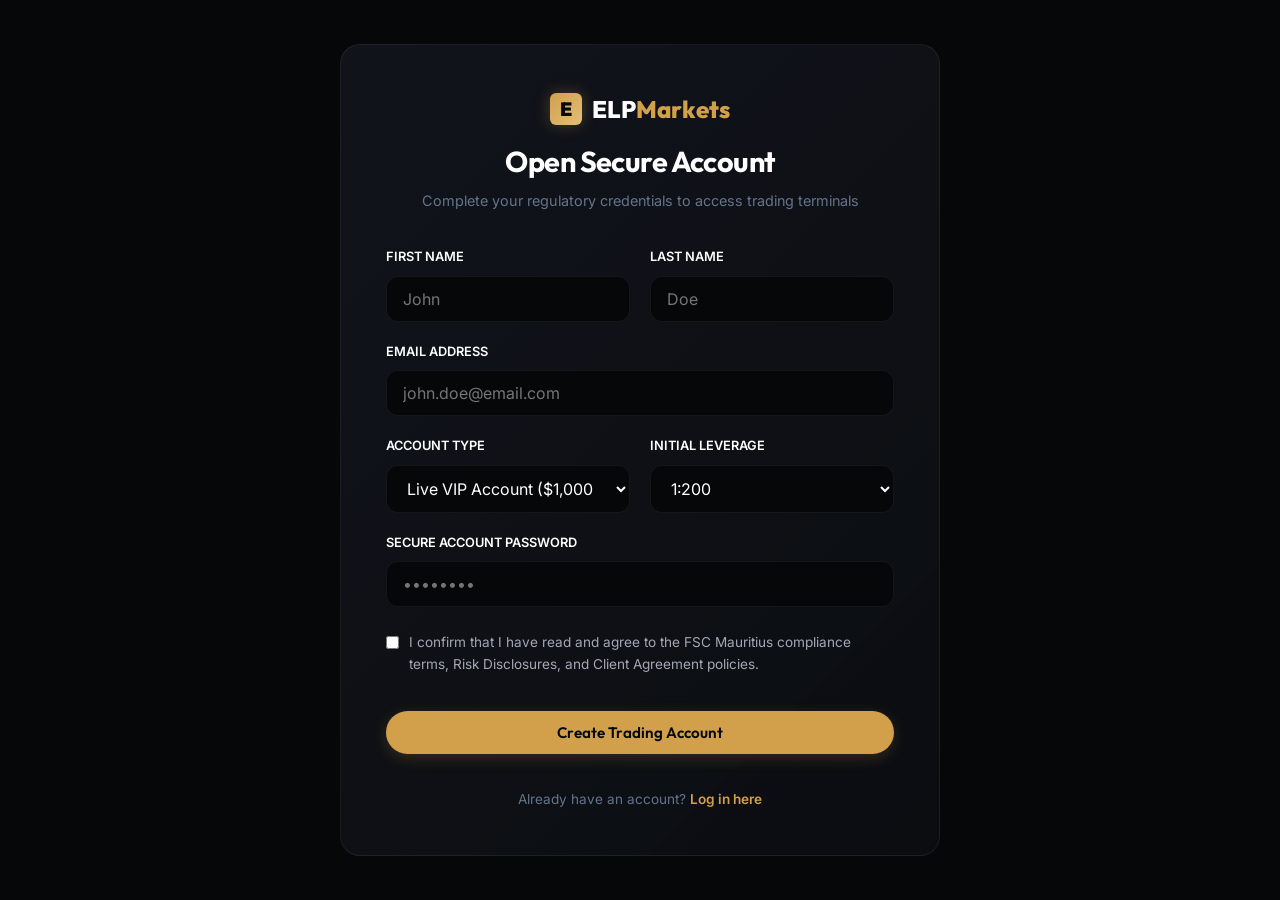
<file: register.html>
<!DOCTYPE html>
<html lang="en-US">
<head>
    <meta charset="UTF-8" />
    <meta name="viewport" content="width=device-width, initial-scale=1.0" />
    <title>Open Trading Account | ELP Markets | Secure Registration</title>
    <meta name="description" content="Register your trading profile with ELP Markets. Open a Live ECN Account or a practice Demo Account with institutional access." />
    
    <!-- Meta tags for SEO & Social Media sharing -->
    <meta property="og:locale" content="en_US" />
    <meta property="og:type" content="article" />
    <meta property="og:title" content="Open Trading Account | ELP Markets | Secure Registration" />
    <meta property="og:description" content="Secure digital application desk for ELP Markets. Join in 3 easy steps and gain access to MT5 & Vertex platform suites." />
    <meta property="og:url" content="https://www.elpmarkets.com/register/" />
    <meta property="og:site_name" content="ELP Markets" />
    <meta name="twitter:card" content="summary_large_image" />
    
    <!-- Stylesheets -->
    <link rel="stylesheet" href="theme.css" />
    <style>
        body {
            background-color: #060709;
            min-height: 100vh;
            display: flex;
            align-items: center;
            justify-content: center;
            padding: 40px 20px;
        }
        
        .register-container {
            max-width: 600px;
            width: 100%;
            background: linear-gradient(135deg, rgba(22, 26, 35, 0.7) 0%, rgba(12, 14, 18, 0.9) 100%);
            border: 1px solid var(--border-light);
            border-radius: var(--radius-lg);
            padding: 45px;
            box-shadow: var(--shadow-lg);
        }
        
        @media (max-width: 576px) {
            .register-container {
                padding: 25px;
            }
        }
        
        .register-header {
            text-align: center;
            margin-bottom: 35px;
        }
        
        .register-header h1 {
            font-size: 1.8rem;
            margin-top: 15px;
            margin-bottom: 10px;
        }
        
        .register-header p {
            font-size: 0.9rem;
            color: var(--text-muted);
        }
        
        .register-form {
            display: flex;
            flex-direction: column;
            gap: 20px;
        }
        
        .form-row {
            display: grid;
            grid-template-columns: 1fr 1fr;
            gap: 20px;
        }
        
        @media (max-width: 576px) {
            .form-row {
                grid-template-columns: 1fr;
            }
        }
        
        .form-group {
            display: flex;
            flex-direction: column;
            gap: 8px;
        }
        
        .form-group label {
            font-size: 0.8rem;
            font-weight: 600;
            color: var(--text-primary);
            text-transform: uppercase;
        }
        
        .form-control {
            background-color: var(--bg-primary);
            border: 1px solid var(--border-light);
            border-radius: var(--radius-md);
            padding: 12px 16px;
            color: var(--text-primary);
            width: 100%;
            transition: var(--transition-fast);
        }
        
        .form-control:focus {
            border-color: var(--primary);
            box-shadow: 0 0 10px var(--primary-glow);
        }
        
        .terms-check {
            display: flex;
            align-items: flex-start;
            gap: 10px;
            font-size: 0.85rem;
            color: var(--text-secondary);
            cursor: pointer;
            margin-top: 5px;
        }
        
        .terms-check input {
            margin-top: 4px;
            cursor: pointer;
        }
    </style>
</head>
<body>

    <div class="register-container">
        <div class="register-header">
            <a href="index.html" class="logo" style="justify-content: center;">
                <div class="logo-symbol">E</div>
                <div class="logo-text">ELP<span>Markets</span></div>
            </a>
            <h1>Open Secure Account</h1>
            <p>Complete your regulatory credentials to access trading terminals</p>
        </div>
        
        <form class="register-form" onsubmit="handleRegistration(event)">
            <div class="form-row">
                <div class="form-group">
                    <label for="reg-first">First Name</label>
                    <input type="text" id="reg-first" class="form-control" placeholder="John" required />
                </div>
                <div class="form-group">
                    <label for="reg-last">Last Name</label>
                    <input type="text" id="reg-last" class="form-control" placeholder="Doe" required />
                </div>
            </div>
            
            <div class="form-group">
                <label for="reg-email">Email Address</label>
                <input type="email" id="reg-email" class="form-control" placeholder="john.doe@email.com" required />
            </div>
            
            <div class="form-row">
                <div class="form-group">
                    <label for="reg-type">Account Type</label>
                    <select id="reg-type" class="form-control">
                        <option value="live">Live VIP Account ($1,000 Starting)</option>
                        <option value="demo">Demo Practice Account ($50,000 Practice)</option>
                    </select>
                </div>
                <div class="form-group">
                    <label for="reg-leverage">Initial Leverage</label>
                    <select id="reg-leverage" class="form-control">
                        <option value="1:100">1:100</option>
                        <option value="1:200" selected>1:200</option>
                        <option value="1:300">1:300</option>
                        <option value="1:400">1:400</option>
                    </select>
                </div>
            </div>
            
            <div class="form-group">
                <label for="reg-pass">Secure Account Password</label>
                <input type="password" id="reg-pass" class="form-control" placeholder="••••••••" minlength="6" required />
            </div>
            
            <label class="terms-check">
                <input type="checkbox" required />
                <span>I confirm that I have read and agree to the FSC Mauritius compliance terms, Risk Disclosures, and Client Agreement policies.</span>
            </label>
            
            <button type="submit" class="btn btn-primary" style="width: 100%; margin-top: 15px;">Create Trading Account</button>
            
            <div style="text-align: center; font-size: 0.85rem; margin-top: 15px; color: var(--text-muted);">
                Already have an account? <a href="portal.html" class="text-gold" style="font-weight: 600;">Log in here</a>
            </div>
        </form>
    </div>

    <script>
        function handleRegistration(e) {
            e.preventDefault();
            
            const first = document.getElementById('reg-first').value;
            const last = document.getElementById('reg-last').value;
            const email = document.getElementById('reg-email').value;
            const type = document.getElementById('reg-type').value;
            const leverage = document.getElementById('reg-leverage').value;
            
            // Set values in LocalStorage to mock database entry
            localStorage.setItem('elp_username', `${first} ${last}`);
            localStorage.setItem('elp_email', email);
            localStorage.setItem('elp_leverage', leverage);
            
            const balance = type === 'demo' ? 50000.00 : 1000.00;
            localStorage.setItem('elp_balance', balance.toFixed(2));
            
            // Redirect immediately to Portal Dashboard
            window.location.href = 'portal.html';
        }
    </script>
</body>
</html>
</file>
<file: theme.css>
/* 
   ELP Markets - Premium Design System (theme.css)
   Conveys legacy, reliability, and modern financial elegance.
   Fully optimized for light load times, responsiveness, and accessibility.
*/

@import url('https://fonts.googleapis.com/css2?family=Inter:wght@300;400;500;600&family=Outfit:wght@400;500;600;700;800&display=swap');

:root {
    /* Color Palette */
    --bg-primary: #060709;
    --bg-secondary: #0c0e12;
    --bg-tertiary: #131720;
    --bg-glass: rgba(12, 14, 18, 0.75);
    
    --primary: #d2a04b;
    --primary-hover: #b88b3a;
    --primary-light: #e3be7b;
    --primary-glow: rgba(210, 160, 75, 0.12);
    --primary-glow-strong: rgba(210, 160, 75, 0.25);
    
    --text-primary: #ffffff;
    --text-secondary: #a3a8b4;
    --text-muted: #64748b;
    
    --success: #10b981;
    --success-glow: rgba(16, 185, 129, 0.1);
    --danger: #ef4444;
    --danger-glow: rgba(239, 68, 68, 0.1);
    
    --border-light: rgba(255, 255, 255, 0.06);
    --border-glow: rgba(210, 160, 75, 0.15);
    --border-glow-active: rgba(210, 160, 75, 0.4);
    
    /* Typography */
    --font-heading: 'Outfit', -apple-system, BlinkMacSystemFont, "Segoe UI", Roboto, sans-serif;
    --font-body: 'Inter', -apple-system, BlinkMacSystemFont, "Segoe UI", Roboto, sans-serif;
    
    /* Transitions */
    --transition-fast: 0.15s cubic-bezier(0.16, 1, 0.3, 1);
    --transition-normal: 0.3s cubic-bezier(0.16, 1, 0.3, 1);
    --transition-slow: 0.6s cubic-bezier(0.16, 1, 0.3, 1);
    
    /* Layout */
    --container-max-width: 1200px;
    --header-height: 80px;
    --radius-sm: 6px;
    --radius-md: 12px;
    --radius-lg: 20px;
    --radius-xl: 30px;
}

/* Reset & Base Styles */
*, *::before, *::after {
    box-sizing: border-box;
    margin: 0;
    padding: 0;
}

html {
    scroll-behavior: smooth;
    -webkit-text-size-adjust: 100%;
}

body {
    background-color: var(--bg-primary);
    color: var(--text-secondary);
    font-family: var(--font-body);
    font-size: 16px;
    line-height: 1.6;
    overflow-x: hidden;
    -webkit-font-smoothing: antialiased;
}

/* Typography elements */
h1, h2, h3, h4, h5, h6 {
    color: var(--text-primary);
    font-family: var(--font-heading);
    font-weight: 600;
    line-height: 1.25;
}

h1 {
    font-size: clamp(2.5rem, 5vw, 4rem);
    font-weight: 700;
    letter-spacing: -0.02em;
}

h2 {
    font-size: clamp(1.8rem, 4vw, 2.5rem);
    font-weight: 600;
    letter-spacing: -0.01em;
}

h3 {
    font-size: clamp(1.3rem, 2.5vw, 1.75rem);
}

p {
    font-weight: 400;
}

a {
    color: inherit;
    text-decoration: none;
    transition: var(--transition-fast);
}

button, input, select, textarea {
    font-family: inherit;
    font-size: inherit;
    color: inherit;
    background: none;
    border: none;
    outline: none;
}

ul {
    list-style: none;
}

/* Layout Utilities */
.container {
    width: 100%;
    max-width: var(--container-max-width);
    margin: 0 auto;
    padding: 0 24px;
}

.section {
    padding: 100px 0;
    position: relative;
}

.section-bg-secondary {
    background-color: var(--bg-secondary);
}

.section-bg-tertiary {
    background-color: var(--bg-tertiary);
}

.text-center {
    text-align: center;
}

.text-gold {
    color: var(--primary);
}

.font-heading {
    font-family: var(--font-heading);
}

/* Flex & Grid helpers */
.flex-between {
    display: flex;
    justify-content: space-between;
    align-items: center;
}

.grid-3 {
    display: grid;
    grid-template-columns: repeat(auto-fit, minmax(320px, 1fr));
    gap: 30px;
}

.grid-2 {
    display: grid;
    grid-template-columns: repeat(auto-fit, minmax(450px, 1fr));
    gap: 40px;
}

/* Section Header styling */
.section-header {
    max-width: 680px;
    margin: 0 auto 60px auto;
    text-align: center;
}

.section-header h2 {
    margin-bottom: 20px;
    position: relative;
    display: inline-block;
}

.section-header p {
    color: var(--text-secondary);
    font-size: 1.1rem;
}

.badge {
    display: inline-block;
    padding: 6px 16px;
    background: var(--primary-glow);
    border: 1px solid var(--border-glow);
    color: var(--primary);
    border-radius: var(--radius-xl);
    font-size: 0.85rem;
    font-weight: 600;
    text-transform: uppercase;
    letter-spacing: 0.1em;
    margin-bottom: 16px;
}

/* Buttons & Interactive Elements */
.btn {
    display: inline-flex;
    align-items: center;
    justify-content: center;
    padding: 12px 28px;
    font-family: var(--font-heading);
    font-size: 0.95rem;
    font-weight: 600;
    border-radius: var(--radius-xl);
    cursor: pointer;
    transition: var(--transition-normal);
    position: relative;
    overflow: hidden;
    gap: 8px;
}

.btn-primary {
    background-color: var(--primary);
    color: var(--bg-primary);
    box-shadow: 0 4px 15px rgba(210, 160, 75, 0.2);
}

.btn-primary:hover {
    background-color: var(--primary-light);
    transform: translateY(-2px);
    box-shadow: 0 6px 20px rgba(210, 160, 75, 0.35);
}

.btn-secondary {
    background-color: transparent;
    color: var(--text-primary);
    border: 1px solid var(--border-light);
}

.btn-secondary:hover {
    border-color: var(--primary);
    background-color: var(--primary-glow);
    transform: translateY(-2px);
}

.btn-outline {
    background-color: transparent;
    color: var(--primary);
    border: 1px solid var(--primary);
    box-shadow: 0 4px 10px rgba(210, 160, 75, 0.05);
}

.btn-outline:hover {
    background-color: var(--primary);
    color: var(--bg-primary);
    transform: translateY(-2px);
    box-shadow: 0 6px 15px rgba(210, 160, 75, 0.2);
}

.btn-icon svg {
    width: 18px;
    height: 18px;
    fill: currentColor;
    transition: transform var(--transition-fast);
}

.btn:hover .btn-icon svg {
    transform: translateX(3px);
}

/* Cards & Glassmorphism */
.glass-card {
    background: var(--bg-glass);
    backdrop-filter: blur(16px);
    -webkit-backdrop-filter: blur(16px);
    border: 1px solid var(--border-light);
    border-radius: var(--radius-lg);
    padding: 40px;
    transition: var(--transition-normal);
    box-shadow: var(--shadow-md);
    position: relative;
}

.glass-card::before {
    content: '';
    position: absolute;
    top: 0;
    left: 0;
    width: 100%;
    height: 100%;
    border-radius: var(--radius-lg);
    background: linear-gradient(135deg, rgba(210, 160, 75, 0.05) 0%, rgba(255, 255, 255, 0) 100%);
    opacity: 0;
    transition: var(--transition-normal);
    pointer-events: none;
}

.glass-card:hover {
    transform: translateY(-6px);
    border-color: var(--border-glow-active);
    box-shadow: 0 15px 35px rgba(0, 0, 0, 0.4), 0 0 20px rgba(210, 160, 75, 0.1);
}

.glass-card:hover::before {
    opacity: 1;
}

/* Ticker Tape Styling */
.ticker-tape-container {
    width: 100%;
    background-color: var(--bg-secondary);
    border-bottom: 1px solid var(--border-light);
    height: 48px;
    overflow: hidden;
    position: relative;
    z-index: 10;
}

.ticker-tape-wrapper {
    display: flex;
    align-items: center;
    width: 100%;
    height: 100%;
}

/* Custom scrolling list styling */
.ticker-scroll {
    display: flex;
    white-space: nowrap;
    animation: ticker-animation 30s linear infinite;
    padding-left: 20px;
}

.ticker-item {
    display: inline-flex;
    align-items: center;
    padding: 0 25px;
    font-size: 0.85rem;
    font-weight: 500;
    color: var(--text-primary);
    border-right: 1px solid var(--border-light);
}

.ticker-symbol {
    font-weight: 600;
    margin-right: 8px;
}

.ticker-price {
    font-family: monospace;
    margin-right: 8px;
}

.ticker-change {
    display: inline-flex;
    align-items: center;
    font-size: 0.75rem;
    font-weight: 600;
}

.ticker-change.up {
    color: var(--success);
}

.ticker-change.down {
    color: var(--danger);
}

.ticker-change.up::before {
    content: '▲';
    margin-right: 3px;
    font-size: 0.65rem;
}

.ticker-change.down::before {
    content: '▼';
    margin-right: 3px;
    font-size: 0.65rem;
}

@keyframes ticker-animation {
    0% { transform: translate3d(0, 0, 0); }
    100% { transform: translate3d(-50%, 0, 0); }
}

/* Header & Navigation */
.header {
    height: var(--header-height);
    width: 100%;
    position: fixed;
    top: 48px; /* Offset by ticker tape height */
    left: 0;
    z-index: 100;
    background-color: rgba(6, 7, 9, 0.4);
    backdrop-filter: blur(8px);
    -webkit-backdrop-filter: blur(8px);
    border-bottom: 1px solid rgba(255, 255, 255, 0.03);
    transition: top var(--transition-normal), height var(--transition-normal), background-color var(--transition-normal);
}

.header.scrolled {
    top: 0; /* Slide up when ticker is scrolled out of view */
    background-color: rgba(6, 7, 9, 0.95);
    backdrop-filter: blur(16px);
    -webkit-backdrop-filter: blur(16px);
    border-bottom: 1px solid var(--border-light);
    height: 70px;
}

.header .container {
    height: 100%;
}

.logo {
    display: flex;
    align-items: center;
    gap: 10px;
    font-family: var(--font-heading);
    font-size: 1.5rem;
    font-weight: 800;
    color: var(--text-primary);
}

.logo-symbol {
    width: 32px;
    height: 32px;
    background: linear-gradient(135deg, var(--primary) 0%, var(--primary-light) 100%);
    border-radius: var(--radius-sm);
    display: flex;
    align-items: center;
    justify-content: center;
    font-weight: 900;
    color: var(--bg-primary);
    font-size: 1.2rem;
    box-shadow: 0 0 15px rgba(210, 160, 75, 0.3);
}

.logo-text span {
    color: var(--primary);
}

.nav-menu {
    display: flex;
    align-items: center;
    gap: 32px;
}

.nav-link {
    font-size: 0.95rem;
    font-weight: 500;
    color: var(--text-secondary);
    position: relative;
    padding: 8px 0;
}

.nav-link:hover, .nav-link.active {
    color: var(--text-primary);
}

.nav-link::after {
    content: '';
    position: absolute;
    bottom: 0;
    left: 0;
    width: 0;
    height: 2px;
    background-color: var(--primary);
    transition: var(--transition-normal);
}

.nav-link:hover::after, .nav-link.active::after {
    width: 100%;
}

/* Dropdown Menu styling */
.nav-item-dropdown {
    position: relative;
}

.nav-item-dropdown:hover .dropdown-menu {
    opacity: 1;
    visibility: visible;
    transform: translateY(0);
}

.dropdown-menu {
    position: absolute;
    top: 100%;
    left: -20px;
    width: 260px;
    background-color: var(--bg-secondary);
    border: 1px solid var(--border-light);
    border-radius: var(--radius-md);
    padding: 15px;
    opacity: 0;
    visibility: hidden;
    transform: translateY(10px);
    transition: var(--transition-normal);
    box-shadow: 0 10px 30px rgba(0, 0, 0, 0.5);
    z-index: 100;
}

.dropdown-item {
    display: block;
    padding: 10px 15px;
    border-radius: var(--radius-sm);
    font-size: 0.9rem;
    color: var(--text-secondary);
}

.dropdown-item:hover {
    background-color: var(--primary-glow);
    color: var(--primary);
}

.header-ctas {
    display: flex;
    align-items: center;
    gap: 16px;
}

/* Mobile Nav Toggle */
.mobile-nav-toggle {
    display: none;
    cursor: pointer;
    width: 30px;
    height: 20px;
    position: relative;
    flex-direction: column;
    justify-content: space-between;
}

.mobile-nav-toggle span {
    display: block;
    height: 2px;
    width: 100%;
    background-color: var(--text-primary);
    border-radius: var(--radius-sm);
    transition: var(--transition-normal);
}

/* Responsive adjustments */
@media (max-width: 1024px) {
    .nav-menu {
        display: none;
    }
    .header-ctas {
        display: none;
    }
    .mobile-nav-toggle {
        display: flex;
    }
}

/* Mobile Navigation Panel */
.mobile-nav {
    position: fixed;
    top: 0;
    right: -100%;
    width: 80%;
    max-width: 400px;
    height: 100vh;
    background-color: var(--bg-secondary);
    border-left: 1px solid var(--border-light);
    z-index: 1000;
    padding: 40px 30px;
    display: flex;
    flex-direction: column;
    gap: 40px;
    transition: var(--transition-slow);
}

.mobile-nav.open {
    right: 0;
}

.mobile-nav-close {
    align-self: flex-end;
    cursor: pointer;
    font-size: 1.5rem;
    color: var(--text-primary);
}

.mobile-menu {
    display: flex;
    flex-direction: column;
    gap: 24px;
}

.mobile-link {
    font-size: 1.25rem;
    font-weight: 600;
    color: var(--text-secondary);
}

.mobile-link:hover, .mobile-link.active {
    color: var(--primary);
}

.mobile-ctas {
    display: flex;
    flex-direction: column;
    gap: 16px;
    margin-top: auto;
}

.overlay {
    position: fixed;
    top: 0;
    left: 0;
    width: 100vw;
    height: 100vh;
    background-color: rgba(0,0,0,0.6);
    backdrop-filter: blur(4px);
    -webkit-backdrop-filter: blur(4px);
    z-index: 999;
    opacity: 0;
    visibility: hidden;
    transition: var(--transition-normal);
}

.overlay.open {
    opacity: 1;
    visibility: visible;
}

/* Footer Section */
.footer {
    background-color: #030406;
    border-top: 1px solid var(--border-light);
    padding: 80px 0 40px 0;
    color: var(--text-secondary);
}

.footer-top {
    display: grid;
    grid-template-columns: 2fr 1fr 1fr 1fr;
    gap: 50px;
    margin-bottom: 60px;
}

@media (max-width: 768px) {
    .footer-top {
        grid-template-columns: 1fr;
        gap: 40px;
    }
}

.footer-brand p {
    margin: 20px 0;
    max-width: 320px;
    font-size: 0.95rem;
    line-height: 1.6;
}

.footer-links-title {
    font-size: 1.1rem;
    font-weight: 600;
    color: var(--text-primary);
    margin-bottom: 25px;
    text-transform: uppercase;
    letter-spacing: 0.05em;
}

.footer-links li {
    margin-bottom: 12px;
}

.footer-links a {
    font-size: 0.95rem;
    color: var(--text-secondary);
}

.footer-links a:hover {
    color: var(--primary);
    padding-left: 5px;
}

.footer-risk-warning {
    border-top: 1px solid var(--border-light);
    border-bottom: 1px solid var(--border-light);
    padding: 30px 0;
    margin-bottom: 30px;
    font-size: 0.8rem;
    line-height: 1.7;
    color: var(--text-muted);
}

.footer-risk-warning strong {
    color: var(--text-secondary);
}

.footer-bottom {
    font-size: 0.85rem;
    color: var(--text-muted);
}

/* Sitemap styling */
.sitemap-tree {
    margin-top: 10px;
}

.sitemap-tree ul {
    border-left: 1px dashed var(--border-light);
    margin-left: 10px;
    padding-left: 15px;
}

.sitemap-tree li {
    position: relative;
    padding: 8px 0;
    font-size: 0.9rem;
}

.sitemap-tree li::before {
    content: '';
    position: absolute;
    top: 18px;
    left: -15px;
    width: 10px;
    height: 1px;
    border-top: 1px dashed var(--border-light);
}

.sitemap-tree a {
    color: var(--text-secondary);
}

.sitemap-tree a:hover {
    color: var(--primary);
}

/* Animations */
@keyframes fadeInUp {
    from {
        opacity: 0;
        transform: translateY(30px);
    }
    to {
        opacity: 1;
        transform: translateY(0);
    }
}

.animate-fade-in-up {
    animation: fadeInUp 0.8s cubic-bezier(0.16, 1, 0.3, 1) forwards;
}

.delay-100 { animation-delay: 0.1s; }
.delay-200 { animation-delay: 0.2s; }
.delay-300 { animation-delay: 0.3s; }
.delay-400 { animation-delay: 0.4s; }
.delay-500 { animation-delay: 0.5s; }

/* Accessible outline styling */
a:focus-visible, button:focus-visible {
    outline: 2px solid var(--primary);
    outline-offset: 4px;
}
</file>
